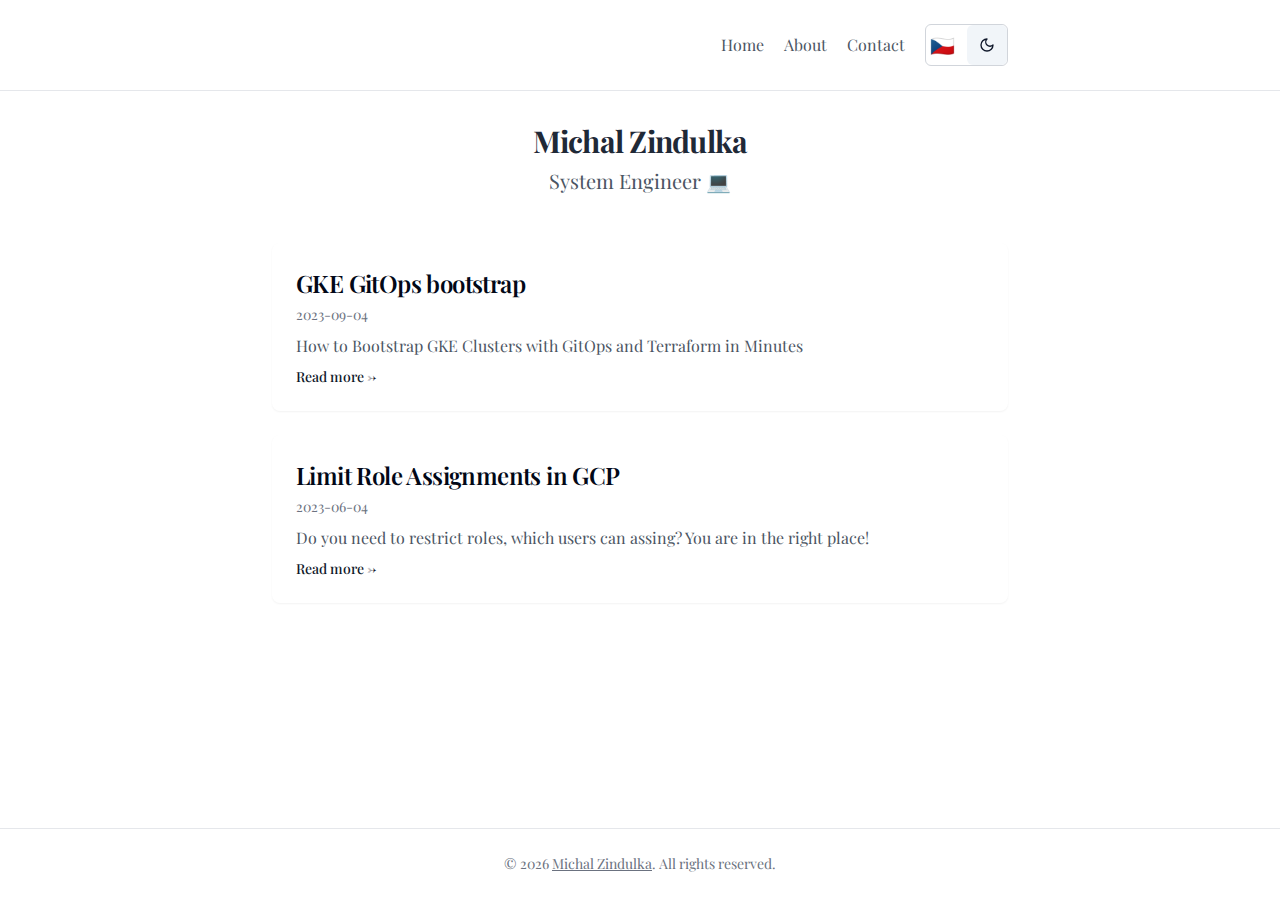
<file: index.html>
<!DOCTYPE html>
<html lang="en">
  <head>
    <meta charset="UTF-8" />
    <meta name="viewport" content="width=device-width, initial-scale=1.0" />
    <title>Personal Blog</title>
    <meta name="description" content="A simple bilingual blog with Markdown support" />
    <meta name="author" content="Personal Blog" />

    <meta property="og:title" content="Personal Blog" />
    <meta property="og:description" content="A simple bilingual blog with Markdown support" />
    <meta property="og:type" content="website" />
    <meta property="og:image" content="https://lovable.dev/opengraph-image-p98pqg.png" />

    <meta name="twitter:card" content="summary_large_image" />
    <meta name="twitter:site" content="@lovable_dev" />
    <meta name="twitter:image" content="https://lovable.dev/opengraph-image-p98pqg.png" />
    
    <link rel="stylesheet" href="https://fonts.googleapis.com/css2?family=Playfair+Display:ital,wght@0,400;0,500;0,600;0,700;0,800;1,400;1,500;1,600;1,700&display=swap">
    <script type="module" crossorigin src="/assets/main-BZlKBbva.js"></script>
    <link rel="stylesheet" crossorigin href="/assets/main-DXFYwXpm.css">
  </head>

  <body>
    <div id="root"></div>
    <!-- IMPORTANT: DO NOT REMOVE THIS SCRIPT TAG OR THIS VERY COMMENT! -->
    <script src="https://cdn.gpteng.co/gptengineer.js" type="module"></script>
  </body>
</html>
</file>
<file: assets/main-DXFYwXpm.css>
*,:before,:after{--tw-border-spacing-x: 0;--tw-border-spacing-y: 0;--tw-translate-x: 0;--tw-translate-y: 0;--tw-rotate: 0;--tw-skew-x: 0;--tw-skew-y: 0;--tw-scale-x: 1;--tw-scale-y: 1;--tw-pan-x: ;--tw-pan-y: ;--tw-pinch-zoom: ;--tw-scroll-snap-strictness: proximity;--tw-gradient-from-position: ;--tw-gradient-via-position: ;--tw-gradient-to-position: ;--tw-ordinal: ;--tw-slashed-zero: ;--tw-numeric-figure: ;--tw-numeric-spacing: ;--tw-numeric-fraction: ;--tw-ring-inset: ;--tw-ring-offset-width: 0px;--tw-ring-offset-color: #fff;--tw-ring-color: rgb(59 130 246 / .5);--tw-ring-offset-shadow: 0 0 #0000;--tw-ring-shadow: 0 0 #0000;--tw-shadow: 0 0 #0000;--tw-shadow-colored: 0 0 #0000;--tw-blur: ;--tw-brightness: ;--tw-contrast: ;--tw-grayscale: ;--tw-hue-rotate: ;--tw-invert: ;--tw-saturate: ;--tw-sepia: ;--tw-drop-shadow: ;--tw-backdrop-blur: ;--tw-backdrop-brightness: ;--tw-backdrop-contrast: ;--tw-backdrop-grayscale: ;--tw-backdrop-hue-rotate: ;--tw-backdrop-invert: ;--tw-backdrop-opacity: ;--tw-backdrop-saturate: ;--tw-backdrop-sepia: ;--tw-contain-size: ;--tw-contain-layout: ;--tw-contain-paint: ;--tw-contain-style: }::backdrop{--tw-border-spacing-x: 0;--tw-border-spacing-y: 0;--tw-translate-x: 0;--tw-translate-y: 0;--tw-rotate: 0;--tw-skew-x: 0;--tw-skew-y: 0;--tw-scale-x: 1;--tw-scale-y: 1;--tw-pan-x: ;--tw-pan-y: ;--tw-pinch-zoom: ;--tw-scroll-snap-strictness: proximity;--tw-gradient-from-position: ;--tw-gradient-via-position: ;--tw-gradient-to-position: ;--tw-ordinal: ;--tw-slashed-zero: ;--tw-numeric-figure: ;--tw-numeric-spacing: ;--tw-numeric-fraction: ;--tw-ring-inset: ;--tw-ring-offset-width: 0px;--tw-ring-offset-color: #fff;--tw-ring-color: rgb(59 130 246 / .5);--tw-ring-offset-shadow: 0 0 #0000;--tw-ring-shadow: 0 0 #0000;--tw-shadow: 0 0 #0000;--tw-shadow-colored: 0 0 #0000;--tw-blur: ;--tw-brightness: ;--tw-contrast: ;--tw-grayscale: ;--tw-hue-rotate: ;--tw-invert: ;--tw-saturate: ;--tw-sepia: ;--tw-drop-shadow: ;--tw-backdrop-blur: ;--tw-backdrop-brightness: ;--tw-backdrop-contrast: ;--tw-backdrop-grayscale: ;--tw-backdrop-hue-rotate: ;--tw-backdrop-invert: ;--tw-backdrop-opacity: ;--tw-backdrop-saturate: ;--tw-backdrop-sepia: ;--tw-contain-size: ;--tw-contain-layout: ;--tw-contain-paint: ;--tw-contain-style: }*,:before,:after{box-sizing:border-box;border-width:0;border-style:solid;border-color:#e5e7eb}:before,:after{--tw-content: ""}html,:host{line-height:1.5;-webkit-text-size-adjust:100%;-moz-tab-size:4;-o-tab-size:4;tab-size:4;font-family:ui-sans-serif,system-ui,sans-serif,"Apple Color Emoji","Segoe UI Emoji",Segoe UI Symbol,"Noto Color Emoji";font-feature-settings:normal;font-variation-settings:normal;-webkit-tap-highlight-color:transparent}body{margin:0;line-height:inherit}hr{height:0;color:inherit;border-top-width:1px}abbr:where([title]){-webkit-text-decoration:underline dotted;text-decoration:underline dotted}h1,h2,h3,h4,h5,h6{font-size:inherit;font-weight:inherit}a{color:inherit;text-decoration:inherit}b,strong{font-weight:bolder}code,kbd,samp,pre{font-family:ui-monospace,SFMono-Regular,Menlo,Monaco,Consolas,Liberation Mono,Courier New,monospace;font-feature-settings:normal;font-variation-settings:normal;font-size:1em}small{font-size:80%}sub,sup{font-size:75%;line-height:0;position:relative;vertical-align:baseline}sub{bottom:-.25em}sup{top:-.5em}table{text-indent:0;border-color:inherit;border-collapse:collapse}button,input,optgroup,select,textarea{font-family:inherit;font-feature-settings:inherit;font-variation-settings:inherit;font-size:100%;font-weight:inherit;line-height:inherit;letter-spacing:inherit;color:inherit;margin:0;padding:0}button,select{text-transform:none}button,input:where([type=button]),input:where([type=reset]),input:where([type=submit]){-webkit-appearance:button;background-color:transparent;background-image:none}:-moz-focusring{outline:auto}:-moz-ui-invalid{box-shadow:none}progress{vertical-align:baseline}::-webkit-inner-spin-button,::-webkit-outer-spin-button{height:auto}[type=search]{-webkit-appearance:textfield;outline-offset:-2px}::-webkit-search-decoration{-webkit-appearance:none}::-webkit-file-upload-button{-webkit-appearance:button;font:inherit}summary{display:list-item}blockquote,dl,dd,h1,h2,h3,h4,h5,h6,hr,figure,p,pre{margin:0}fieldset{margin:0;padding:0}legend{padding:0}ol,ul,menu{list-style:none;margin:0;padding:0}dialog{padding:0}textarea{resize:vertical}input::-moz-placeholder,textarea::-moz-placeholder{opacity:1;color:#9ca3af}input::placeholder,textarea::placeholder{opacity:1;color:#9ca3af}button,[role=button]{cursor:pointer}:disabled{cursor:default}img,svg,video,canvas,audio,iframe,embed,object{display:block;vertical-align:middle}img,video{max-width:100%;height:auto}[hidden]:where(:not([hidden=until-found])){display:none}:root{--background: 0 0% 100%;--foreground: 222.2 84% 4.9%;--card: 0 0% 100%;--card-foreground: 222.2 84% 4.9%;--popover: 0 0% 100%;--popover-foreground: 222.2 84% 4.9%;--primary: 222.2 47.4% 11.2%;--primary-foreground: 210 40% 98%;--secondary: 210 40% 96.1%;--secondary-foreground: 222.2 47.4% 11.2%;--muted: 210 40% 96.1%;--muted-foreground: 215.4 16.3% 46.9%;--accent: 210 40% 96.1%;--accent-foreground: 222.2 47.4% 11.2%;--destructive: 0 84.2% 60.2%;--destructive-foreground: 210 40% 98%;--border: 214.3 31.8% 91.4%;--input: 214.3 31.8% 91.4%;--ring: 222.2 84% 4.9%;--radius: .5rem;--sidebar-background: 0 0% 98%;--sidebar-foreground: 240 5.3% 26.1%;--sidebar-primary: 240 5.9% 10%;--sidebar-primary-foreground: 0 0% 98%;--sidebar-accent: 240 4.8% 95.9%;--sidebar-accent-foreground: 240 5.9% 10%;--sidebar-border: 220 13% 91%;--sidebar-ring: 217.2 91.2% 59.8%}.dark{--background: 0 0% 13%;--foreground: 210 40% 98%;--card: 0 0% 13%;--card-foreground: 210 40% 98%;--popover: 0 0% 13%;--popover-foreground: 210 40% 98%;--primary: 210 40% 98%;--primary-foreground: 222.2 47.4% 11.2%;--secondary: 0 0% 10%;--secondary-foreground: 210 40% 98%;--muted: 0 0% 10%;--muted-foreground: 215 20.2% 65.1%;--accent: 0 0% 10%;--accent-foreground: 210 40% 98%;--destructive: 0 62.8% 30.6%;--destructive-foreground: 210 40% 98%;--border: 0 0% 15%;--input: 0 0% 15%;--ring: 212.7 26.8% 83.9%;--sidebar-background: 0 0% 13%;--sidebar-foreground: 0 0% 95%;--sidebar-primary: 224.3 76.3% 48%;--sidebar-primary-foreground: 0 0% 100%;--sidebar-accent: 0 0% 10%;--sidebar-accent-foreground: 0 0% 95%;--sidebar-border: 0 0% 15%;--sidebar-ring: 217.2 91.2% 59.8%}*{border-color:hsl(var(--border))}body{background-color:hsl(var(--background));color:hsl(var(--foreground))}h1,h2,h3,h4,h5,h6{font-family:Playfair Display,Georgia,Cambria,Times New Roman,Times,serif;font-weight:700;letter-spacing:-.025em;font-family:Playfair Display,Georgia,Times New Roman,Times,serif}p{line-height:1.625}pre{overflow:auto;border-radius:calc(var(--radius) - 2px);padding:1rem}:not(.dark) pre{--tw-bg-opacity: 1;background-color:rgb(26 31 44 / var(--tw-bg-opacity, 1));--tw-text-opacity: 1;color:rgb(255 255 255 / var(--tw-text-opacity, 1))}:not(.dark) pre code{--tw-text-opacity: 1;color:rgb(255 255 255 / var(--tw-text-opacity, 1))}.prose pre{--tw-bg-opacity: 1;background-color:rgb(26 31 44 / var(--tw-bg-opacity, 1));--tw-text-opacity: 1;color:rgb(255 255 255 / var(--tw-text-opacity, 1))}.prose code{border-radius:.25rem;padding:.125rem .25rem}.prose :not(pre)>code{--tw-bg-opacity: 1;background-color:rgb(229 231 235 / var(--tw-bg-opacity, 1));--tw-text-opacity: 1;color:rgb(17 24 39 / var(--tw-text-opacity, 1))}.prose :not(pre)>code:is(.dark *){--tw-bg-opacity: 1;background-color:rgb(31 41 55 / var(--tw-bg-opacity, 1));--tw-text-opacity: 1;color:rgb(243 244 246 / var(--tw-text-opacity, 1))}.container{width:100%;margin-right:auto;margin-left:auto;padding-right:2rem;padding-left:2rem}@media (min-width: 1400px){.container{max-width:1400px}}.prose{color:hsl(var(--foreground));max-width:65ch}.prose :where(p):not(:where([class~=not-prose],[class~=not-prose] *)){margin-top:1.25em;margin-bottom:1.25em}.prose :where([class~=lead]):not(:where([class~=not-prose],[class~=not-prose] *)){color:var(--tw-prose-lead);font-size:1.25em;line-height:1.6;margin-top:1.2em;margin-bottom:1.2em}.prose :where(a):not(:where([class~=not-prose],[class~=not-prose] *)){color:hsl(var(--foreground));font-weight:500;text-decoration:underline}.prose :where(a):not(:where([class~=not-prose],[class~=not-prose] *)):hover{color:hsl(var(--primary))}.prose :where(strong):not(:where([class~=not-prose],[class~=not-prose] *)){color:var(--tw-prose-bold);font-weight:600}.prose :where(a strong):not(:where([class~=not-prose],[class~=not-prose] *)){color:inherit}.prose :where(blockquote strong):not(:where([class~=not-prose],[class~=not-prose] *)){color:inherit}.prose :where(thead th strong):not(:where([class~=not-prose],[class~=not-prose] *)){color:inherit}.prose :where(ol):not(:where([class~=not-prose],[class~=not-prose] *)){list-style-type:decimal;margin-top:1.25em;margin-bottom:1.25em;padding-inline-start:1.625em}.prose :where(ol[type=A]):not(:where([class~=not-prose],[class~=not-prose] *)){list-style-type:upper-alpha}.prose :where(ol[type=a]):not(:where([class~=not-prose],[class~=not-prose] *)){list-style-type:lower-alpha}.prose :where(ol[type=A s]):not(:where([class~=not-prose],[class~=not-prose] *)){list-style-type:upper-alpha}.prose :where(ol[type=a s]):not(:where([class~=not-prose],[class~=not-prose] *)){list-style-type:lower-alpha}.prose :where(ol[type=I]):not(:where([class~=not-prose],[class~=not-prose] *)){list-style-type:upper-roman}.prose :where(ol[type=i]):not(:where([class~=not-prose],[class~=not-prose] *)){list-style-type:lower-roman}.prose :where(ol[type=I s]):not(:where([class~=not-prose],[class~=not-prose] *)){list-style-type:upper-roman}.prose :where(ol[type=i s]):not(:where([class~=not-prose],[class~=not-prose] *)){list-style-type:lower-roman}.prose :where(ol[type="1"]):not(:where([class~=not-prose],[class~=not-prose] *)){list-style-type:decimal}.prose :where(ul):not(:where([class~=not-prose],[class~=not-prose] *)){list-style-type:disc;margin-top:1.25em;margin-bottom:1.25em;padding-inline-start:1.625em}.prose :where(ol>li):not(:where([class~=not-prose],[class~=not-prose] *))::marker{font-weight:400;color:var(--tw-prose-counters)}.prose :where(ul>li):not(:where([class~=not-prose],[class~=not-prose] *))::marker{color:var(--tw-prose-bullets)}.prose :where(dt):not(:where([class~=not-prose],[class~=not-prose] *)){color:var(--tw-prose-headings);font-weight:600;margin-top:1.25em}.prose :where(hr):not(:where([class~=not-prose],[class~=not-prose] *)){border-color:var(--tw-prose-hr);border-top-width:1px;margin-top:3em;margin-bottom:3em}.prose :where(blockquote):not(:where([class~=not-prose],[class~=not-prose] *)){font-weight:500;font-style:italic;color:hsl(var(--foreground));border-inline-start-width:.25rem;border-inline-start-color:var(--tw-prose-quote-borders);quotes:"“""”""‘""’";margin-top:1.6em;margin-bottom:1.6em;padding-inline-start:1em;border-left-color:hsl(var(--muted));font-family:Playfair Display,Georgia,Cambria,Times New Roman,Times,serif}.prose :where(blockquote p:first-of-type):not(:where([class~=not-prose],[class~=not-prose] *)):before{content:open-quote}.prose :where(blockquote p:last-of-type):not(:where([class~=not-prose],[class~=not-prose] *)):after{content:close-quote}.prose :where(h1):not(:where([class~=not-prose],[class~=not-prose] *)){color:hsl(var(--foreground));font-weight:800;font-size:2.25em;margin-top:0;margin-bottom:.8888889em;line-height:1.1111111;font-family:Playfair Display,Georgia,Cambria,Times New Roman,Times,serif}.prose :where(h1 strong):not(:where([class~=not-prose],[class~=not-prose] *)){font-weight:900;color:inherit}.prose :where(h2):not(:where([class~=not-prose],[class~=not-prose] *)){color:hsl(var(--foreground));font-weight:700;font-size:1.5em;margin-top:2em;margin-bottom:1em;line-height:1.3333333;font-family:Playfair Display,Georgia,Cambria,Times New Roman,Times,serif}.prose :where(h2 strong):not(:where([class~=not-prose],[class~=not-prose] *)){font-weight:800;color:inherit}.prose :where(h3):not(:where([class~=not-prose],[class~=not-prose] *)){color:hsl(var(--foreground));font-weight:600;font-size:1.25em;margin-top:1.6em;margin-bottom:.6em;line-height:1.6;font-family:Playfair Display,Georgia,Cambria,Times New Roman,Times,serif}.prose :where(h3 strong):not(:where([class~=not-prose],[class~=not-prose] *)){font-weight:700;color:inherit}.prose :where(h4):not(:where([class~=not-prose],[class~=not-prose] *)){color:hsl(var(--foreground));font-weight:600;margin-top:1.5em;margin-bottom:.5em;line-height:1.5;font-family:Playfair Display,Georgia,Cambria,Times New Roman,Times,serif}.prose :where(h4 strong):not(:where([class~=not-prose],[class~=not-prose] *)){font-weight:700;color:inherit}.prose :where(img):not(:where([class~=not-prose],[class~=not-prose] *)){margin-top:2em;margin-bottom:2em}.prose :where(picture):not(:where([class~=not-prose],[class~=not-prose] *)){display:block;margin-top:2em;margin-bottom:2em}.prose :where(video):not(:where([class~=not-prose],[class~=not-prose] *)){margin-top:2em;margin-bottom:2em}.prose :where(kbd):not(:where([class~=not-prose],[class~=not-prose] *)){font-weight:500;font-family:inherit;color:var(--tw-prose-kbd);box-shadow:0 0 0 1px rgb(var(--tw-prose-kbd-shadows) / 10%),0 3px rgb(var(--tw-prose-kbd-shadows) / 10%);font-size:.875em;border-radius:.3125rem;padding-top:.1875em;padding-inline-end:.375em;padding-bottom:.1875em;padding-inline-start:.375em}.prose :where(code):not(:where([class~=not-prose],[class~=not-prose] *)){color:hsl(var(--foreground));font-weight:600;font-size:.875em}.prose :where(code):not(:where([class~=not-prose],[class~=not-prose] *)):before{content:"`"}.prose :where(code):not(:where([class~=not-prose],[class~=not-prose] *)):after{content:"`"}.prose :where(a code):not(:where([class~=not-prose],[class~=not-prose] *)){color:inherit}.prose :where(h1 code):not(:where([class~=not-prose],[class~=not-prose] *)){color:inherit}.prose :where(h2 code):not(:where([class~=not-prose],[class~=not-prose] *)){color:inherit;font-size:.875em}.prose :where(h3 code):not(:where([class~=not-prose],[class~=not-prose] *)){color:inherit;font-size:.9em}.prose :where(h4 code):not(:where([class~=not-prose],[class~=not-prose] *)){color:inherit}.prose :where(blockquote code):not(:where([class~=not-prose],[class~=not-prose] *)){color:inherit}.prose :where(thead th code):not(:where([class~=not-prose],[class~=not-prose] *)){color:inherit}.prose :where(pre):not(:where([class~=not-prose],[class~=not-prose] *)){color:var(--tw-prose-pre-code);background-color:hsl(var(--muted));overflow-x:auto;font-weight:400;font-size:.875em;line-height:1.7142857;margin-top:1.7142857em;margin-bottom:1.7142857em;border-radius:.375rem;padding-top:.8571429em;padding-inline-end:1.1428571em;padding-bottom:.8571429em;padding-inline-start:1.1428571em}.prose :where(pre code):not(:where([class~=not-prose],[class~=not-prose] *)){background-color:#1a1f2c;border-width:0;border-radius:0;padding:0;font-weight:inherit;color:#fff;font-size:inherit;font-family:inherit;line-height:inherit}.prose :where(pre code):not(:where([class~=not-prose],[class~=not-prose] *)):before{content:none}.prose :where(pre code):not(:where([class~=not-prose],[class~=not-prose] *)):after{content:none}.prose :where(table):not(:where([class~=not-prose],[class~=not-prose] *)){width:100%;table-layout:auto;margin-top:2em;margin-bottom:2em;font-size:.875em;line-height:1.7142857}.prose :where(thead):not(:where([class~=not-prose],[class~=not-prose] *)){border-bottom-width:1px;border-bottom-color:var(--tw-prose-th-borders)}.prose :where(thead th):not(:where([class~=not-prose],[class~=not-prose] *)){color:var(--tw-prose-headings);font-weight:600;vertical-align:bottom;padding-inline-end:.5714286em;padding-bottom:.5714286em;padding-inline-start:.5714286em}.prose :where(tbody tr):not(:where([class~=not-prose],[class~=not-prose] *)){border-bottom-width:1px;border-bottom-color:var(--tw-prose-td-borders)}.prose :where(tbody tr:last-child):not(:where([class~=not-prose],[class~=not-prose] *)){border-bottom-width:0}.prose :where(tbody td):not(:where([class~=not-prose],[class~=not-prose] *)){vertical-align:baseline}.prose :where(tfoot):not(:where([class~=not-prose],[class~=not-prose] *)){border-top-width:1px;border-top-color:var(--tw-prose-th-borders)}.prose :where(tfoot td):not(:where([class~=not-prose],[class~=not-prose] *)){vertical-align:top}.prose :where(th,td):not(:where([class~=not-prose],[class~=not-prose] *)){text-align:start}.prose :where(figure>*):not(:where([class~=not-prose],[class~=not-prose] *)){margin-top:0;margin-bottom:0}.prose :where(figcaption):not(:where([class~=not-prose],[class~=not-prose] *)){color:var(--tw-prose-captions);font-size:.875em;line-height:1.4285714;margin-top:.8571429em}.prose{--tw-prose-body: #374151;--tw-prose-headings: #111827;--tw-prose-lead: #4b5563;--tw-prose-links: #111827;--tw-prose-bold: #111827;--tw-prose-counters: #6b7280;--tw-prose-bullets: #d1d5db;--tw-prose-hr: #e5e7eb;--tw-prose-quotes: #111827;--tw-prose-quote-borders: #e5e7eb;--tw-prose-captions: #6b7280;--tw-prose-kbd: #111827;--tw-prose-kbd-shadows: 17 24 39;--tw-prose-code: #111827;--tw-prose-pre-code: #e5e7eb;--tw-prose-pre-bg: #1f2937;--tw-prose-th-borders: #d1d5db;--tw-prose-td-borders: #e5e7eb;--tw-prose-invert-body: #d1d5db;--tw-prose-invert-headings: #fff;--tw-prose-invert-lead: #9ca3af;--tw-prose-invert-links: #fff;--tw-prose-invert-bold: #fff;--tw-prose-invert-counters: #9ca3af;--tw-prose-invert-bullets: #4b5563;--tw-prose-invert-hr: #374151;--tw-prose-invert-quotes: #f3f4f6;--tw-prose-invert-quote-borders: #374151;--tw-prose-invert-captions: #9ca3af;--tw-prose-invert-kbd: #fff;--tw-prose-invert-kbd-shadows: 255 255 255;--tw-prose-invert-code: #fff;--tw-prose-invert-pre-code: #d1d5db;--tw-prose-invert-pre-bg: rgb(0 0 0 / 50%);--tw-prose-invert-th-borders: #4b5563;--tw-prose-invert-td-borders: #374151;font-size:1rem;line-height:1.75}.prose :where(picture>img):not(:where([class~=not-prose],[class~=not-prose] *)){margin-top:0;margin-bottom:0}.prose :where(li):not(:where([class~=not-prose],[class~=not-prose] *)){margin-top:.5em;margin-bottom:.5em}.prose :where(ol>li):not(:where([class~=not-prose],[class~=not-prose] *)){padding-inline-start:.375em}.prose :where(ul>li):not(:where([class~=not-prose],[class~=not-prose] *)){padding-inline-start:.375em}.prose :where(.prose>ul>li p):not(:where([class~=not-prose],[class~=not-prose] *)){margin-top:.75em;margin-bottom:.75em}.prose :where(.prose>ul>li>p:first-child):not(:where([class~=not-prose],[class~=not-prose] *)){margin-top:1.25em}.prose :where(.prose>ul>li>p:last-child):not(:where([class~=not-prose],[class~=not-prose] *)){margin-bottom:1.25em}.prose :where(.prose>ol>li>p:first-child):not(:where([class~=not-prose],[class~=not-prose] *)){margin-top:1.25em}.prose :where(.prose>ol>li>p:last-child):not(:where([class~=not-prose],[class~=not-prose] *)){margin-bottom:1.25em}.prose :where(ul ul,ul ol,ol ul,ol ol):not(:where([class~=not-prose],[class~=not-prose] *)){margin-top:.75em;margin-bottom:.75em}.prose :where(dl):not(:where([class~=not-prose],[class~=not-prose] *)){margin-top:1.25em;margin-bottom:1.25em}.prose :where(dd):not(:where([class~=not-prose],[class~=not-prose] *)){margin-top:.5em;padding-inline-start:1.625em}.prose :where(hr+*):not(:where([class~=not-prose],[class~=not-prose] *)){margin-top:0}.prose :where(h2+*):not(:where([class~=not-prose],[class~=not-prose] *)){margin-top:0}.prose :where(h3+*):not(:where([class~=not-prose],[class~=not-prose] *)){margin-top:0}.prose :where(h4+*):not(:where([class~=not-prose],[class~=not-prose] *)){margin-top:0}.prose :where(thead th:first-child):not(:where([class~=not-prose],[class~=not-prose] *)){padding-inline-start:0}.prose :where(thead th:last-child):not(:where([class~=not-prose],[class~=not-prose] *)){padding-inline-end:0}.prose :where(tbody td,tfoot td):not(:where([class~=not-prose],[class~=not-prose] *)){padding-top:.5714286em;padding-inline-end:.5714286em;padding-bottom:.5714286em;padding-inline-start:.5714286em}.prose :where(tbody td:first-child,tfoot td:first-child):not(:where([class~=not-prose],[class~=not-prose] *)){padding-inline-start:0}.prose :where(tbody td:last-child,tfoot td:last-child):not(:where([class~=not-prose],[class~=not-prose] *)){padding-inline-end:0}.prose :where(figure):not(:where([class~=not-prose],[class~=not-prose] *)){margin-top:2em;margin-bottom:2em}.prose :where(.prose>:first-child):not(:where([class~=not-prose],[class~=not-prose] *)){margin-top:0}.prose :where(.prose>:last-child):not(:where([class~=not-prose],[class~=not-prose] *)){margin-bottom:0}.prose :where(h5):not(:where([class~=not-prose],[class~=not-prose] *)){color:hsl(var(--foreground));font-family:Playfair Display,Georgia,Cambria,Times New Roman,Times,serif}.prose :where(h6):not(:where([class~=not-prose],[class~=not-prose] *)){color:hsl(var(--foreground));font-family:Playfair Display,Georgia,Cambria,Times New Roman,Times,serif}.prose :where(.light pre):not(:where([class~=not-prose],[class~=not-prose] *)){background-color:#1a1f2c;color:#fff}.prose :where(.light pre code):not(:where([class~=not-prose],[class~=not-prose] *)){color:#fff}.prose-lg{font-size:1.125rem;line-height:1.7777778}.prose-lg :where(p):not(:where([class~=not-prose],[class~=not-prose] *)){margin-top:1.3333333em;margin-bottom:1.3333333em}.prose-lg :where([class~=lead]):not(:where([class~=not-prose],[class~=not-prose] *)){font-size:1.2222222em;line-height:1.4545455;margin-top:1.0909091em;margin-bottom:1.0909091em}.prose-lg :where(blockquote):not(:where([class~=not-prose],[class~=not-prose] *)){margin-top:1.6666667em;margin-bottom:1.6666667em;padding-inline-start:1em}.prose-lg :where(h1):not(:where([class~=not-prose],[class~=not-prose] *)){font-size:2.6666667em;margin-top:0;margin-bottom:.8333333em;line-height:1}.prose-lg :where(h2):not(:where([class~=not-prose],[class~=not-prose] *)){font-size:1.6666667em;margin-top:1.8666667em;margin-bottom:1.0666667em;line-height:1.3333333}.prose-lg :where(h3):not(:where([class~=not-prose],[class~=not-prose] *)){font-size:1.3333333em;margin-top:1.6666667em;margin-bottom:.6666667em;line-height:1.5}.prose-lg :where(h4):not(:where([class~=not-prose],[class~=not-prose] *)){margin-top:1.7777778em;margin-bottom:.4444444em;line-height:1.5555556}.prose-lg :where(img):not(:where([class~=not-prose],[class~=not-prose] *)){margin-top:1.7777778em;margin-bottom:1.7777778em}.prose-lg :where(picture):not(:where([class~=not-prose],[class~=not-prose] *)){margin-top:1.7777778em;margin-bottom:1.7777778em}.prose-lg :where(picture>img):not(:where([class~=not-prose],[class~=not-prose] *)){margin-top:0;margin-bottom:0}.prose-lg :where(video):not(:where([class~=not-prose],[class~=not-prose] *)){margin-top:1.7777778em;margin-bottom:1.7777778em}.prose-lg :where(kbd):not(:where([class~=not-prose],[class~=not-prose] *)){font-size:.8888889em;border-radius:.3125rem;padding-top:.2222222em;padding-inline-end:.4444444em;padding-bottom:.2222222em;padding-inline-start:.4444444em}.prose-lg :where(code):not(:where([class~=not-prose],[class~=not-prose] *)){font-size:.8888889em}.prose-lg :where(h2 code):not(:where([class~=not-prose],[class~=not-prose] *)){font-size:.8666667em}.prose-lg :where(h3 code):not(:where([class~=not-prose],[class~=not-prose] *)){font-size:.875em}.prose-lg :where(pre):not(:where([class~=not-prose],[class~=not-prose] *)){font-size:.8888889em;line-height:1.75;margin-top:2em;margin-bottom:2em;border-radius:.375rem;padding-top:1em;padding-inline-end:1.5em;padding-bottom:1em;padding-inline-start:1.5em}.prose-lg :where(ol):not(:where([class~=not-prose],[class~=not-prose] *)){margin-top:1.3333333em;margin-bottom:1.3333333em;padding-inline-start:1.5555556em}.prose-lg :where(ul):not(:where([class~=not-prose],[class~=not-prose] *)){margin-top:1.3333333em;margin-bottom:1.3333333em;padding-inline-start:1.5555556em}.prose-lg :where(li):not(:where([class~=not-prose],[class~=not-prose] *)){margin-top:.6666667em;margin-bottom:.6666667em}.prose-lg :where(ol>li):not(:where([class~=not-prose],[class~=not-prose] *)){padding-inline-start:.4444444em}.prose-lg :where(ul>li):not(:where([class~=not-prose],[class~=not-prose] *)){padding-inline-start:.4444444em}.prose-lg :where(.prose-lg>ul>li p):not(:where([class~=not-prose],[class~=not-prose] *)){margin-top:.8888889em;margin-bottom:.8888889em}.prose-lg :where(.prose-lg>ul>li>p:first-child):not(:where([class~=not-prose],[class~=not-prose] *)){margin-top:1.3333333em}.prose-lg :where(.prose-lg>ul>li>p:last-child):not(:where([class~=not-prose],[class~=not-prose] *)){margin-bottom:1.3333333em}.prose-lg :where(.prose-lg>ol>li>p:first-child):not(:where([class~=not-prose],[class~=not-prose] *)){margin-top:1.3333333em}.prose-lg :where(.prose-lg>ol>li>p:last-child):not(:where([class~=not-prose],[class~=not-prose] *)){margin-bottom:1.3333333em}.prose-lg :where(ul ul,ul ol,ol ul,ol ol):not(:where([class~=not-prose],[class~=not-prose] *)){margin-top:.8888889em;margin-bottom:.8888889em}.prose-lg :where(dl):not(:where([class~=not-prose],[class~=not-prose] *)){margin-top:1.3333333em;margin-bottom:1.3333333em}.prose-lg :where(dt):not(:where([class~=not-prose],[class~=not-prose] *)){margin-top:1.3333333em}.prose-lg :where(dd):not(:where([class~=not-prose],[class~=not-prose] *)){margin-top:.6666667em;padding-inline-start:1.5555556em}.prose-lg :where(hr):not(:where([class~=not-prose],[class~=not-prose] *)){margin-top:3.1111111em;margin-bottom:3.1111111em}.prose-lg :where(hr+*):not(:where([class~=not-prose],[class~=not-prose] *)){margin-top:0}.prose-lg :where(h2+*):not(:where([class~=not-prose],[class~=not-prose] *)){margin-top:0}.prose-lg :where(h3+*):not(:where([class~=not-prose],[class~=not-prose] *)){margin-top:0}.prose-lg :where(h4+*):not(:where([class~=not-prose],[class~=not-prose] *)){margin-top:0}.prose-lg :where(table):not(:where([class~=not-prose],[class~=not-prose] *)){font-size:.8888889em;line-height:1.5}.prose-lg :where(thead th):not(:where([class~=not-prose],[class~=not-prose] *)){padding-inline-end:.75em;padding-bottom:.75em;padding-inline-start:.75em}.prose-lg :where(thead th:first-child):not(:where([class~=not-prose],[class~=not-prose] *)){padding-inline-start:0}.prose-lg :where(thead th:last-child):not(:where([class~=not-prose],[class~=not-prose] *)){padding-inline-end:0}.prose-lg :where(tbody td,tfoot td):not(:where([class~=not-prose],[class~=not-prose] *)){padding-top:.75em;padding-inline-end:.75em;padding-bottom:.75em;padding-inline-start:.75em}.prose-lg :where(tbody td:first-child,tfoot td:first-child):not(:where([class~=not-prose],[class~=not-prose] *)){padding-inline-start:0}.prose-lg :where(tbody td:last-child,tfoot td:last-child):not(:where([class~=not-prose],[class~=not-prose] *)){padding-inline-end:0}.prose-lg :where(figure):not(:where([class~=not-prose],[class~=not-prose] *)){margin-top:1.7777778em;margin-bottom:1.7777778em}.prose-lg :where(figure>*):not(:where([class~=not-prose],[class~=not-prose] *)){margin-top:0;margin-bottom:0}.prose-lg :where(figcaption):not(:where([class~=not-prose],[class~=not-prose] *)){font-size:.8888889em;line-height:1.5;margin-top:1em}.prose-lg :where(.prose-lg>:first-child):not(:where([class~=not-prose],[class~=not-prose] *)){margin-top:0}.prose-lg :where(.prose-lg>:last-child):not(:where([class~=not-prose],[class~=not-prose] *)){margin-bottom:0}.sr-only{position:absolute;width:1px;height:1px;padding:0;margin:-1px;overflow:hidden;clip:rect(0,0,0,0);white-space:nowrap;border-width:0}.pointer-events-none{pointer-events:none}.pointer-events-auto{pointer-events:auto}.visible{visibility:visible}.invisible{visibility:hidden}.fixed{position:fixed}.absolute{position:absolute}.relative{position:relative}.inset-0{top:0;right:0;bottom:0;left:0}.inset-x-0{left:0;right:0}.inset-y-0{top:0;bottom:0}.-bottom-12{bottom:-3rem}.-left-12{left:-3rem}.-right-12{right:-3rem}.-top-12{top:-3rem}.bottom-0{bottom:0}.left-0{left:0}.left-1{left:.25rem}.left-1\/2{left:50%}.left-2{left:.5rem}.left-\[50\%\]{left:50%}.right-0{right:0}.right-1{right:.25rem}.right-2{right:.5rem}.right-3{right:.75rem}.right-4{right:1rem}.top-0{top:0}.top-1\.5{top:.375rem}.top-1\/2{top:50%}.top-2{top:.5rem}.top-3\.5{top:.875rem}.top-4{top:1rem}.top-\[1px\]{top:1px}.top-\[50\%\]{top:50%}.top-\[60\%\]{top:60%}.top-full{top:100%}.z-10{z-index:10}.z-20{z-index:20}.z-50{z-index:50}.z-\[100\]{z-index:100}.z-\[1\]{z-index:1}.-mx-1{margin-left:-.25rem;margin-right:-.25rem}.mx-2{margin-left:.5rem;margin-right:.5rem}.mx-3\.5{margin-left:.875rem;margin-right:.875rem}.mx-auto{margin-left:auto;margin-right:auto}.my-0\.5{margin-top:.125rem;margin-bottom:.125rem}.my-1{margin-top:.25rem;margin-bottom:.25rem}.-ml-2{margin-left:-.5rem}.-ml-4{margin-left:-1rem}.-mt-4{margin-top:-1rem}.mb-1{margin-bottom:.25rem}.mb-12{margin-bottom:3rem}.mb-2{margin-bottom:.5rem}.mb-4{margin-bottom:1rem}.mb-6{margin-bottom:1.5rem}.mb-8{margin-bottom:2rem}.ml-1{margin-left:.25rem}.ml-2{margin-left:.5rem}.ml-auto{margin-left:auto}.mr-2{margin-right:.5rem}.mt-1\.5{margin-top:.375rem}.mt-2{margin-top:.5rem}.mt-24{margin-top:6rem}.mt-4{margin-top:1rem}.mt-auto{margin-top:auto}.block{display:block}.flex{display:flex}.inline-flex{display:inline-flex}.table{display:table}.grid{display:grid}.hidden{display:none}.aspect-square{aspect-ratio:1 / 1}.aspect-video{aspect-ratio:16 / 9}.size-4{width:1rem;height:1rem}.h-1\.5{height:.375rem}.h-10{height:2.5rem}.h-11{height:2.75rem}.h-12{height:3rem}.h-2{height:.5rem}.h-2\.5{height:.625rem}.h-3{height:.75rem}.h-3\.5{height:.875rem}.h-4{height:1rem}.h-5{height:1.25rem}.h-6{height:1.5rem}.h-7{height:1.75rem}.h-8{height:2rem}.h-9{height:2.25rem}.h-\[1px\]{height:1px}.h-\[var\(--radix-navigation-menu-viewport-height\)\]{height:var(--radix-navigation-menu-viewport-height)}.h-\[var\(--radix-select-trigger-height\)\]{height:var(--radix-select-trigger-height)}.h-auto{height:auto}.h-full{height:100%}.h-px{height:1px}.h-svh{height:100svh}.max-h-96{max-height:24rem}.max-h-\[300px\]{max-height:300px}.max-h-screen{max-height:100vh}.min-h-0{min-height:0px}.min-h-\[150px\]{min-height:150px}.min-h-\[80px\]{min-height:80px}.min-h-screen{min-height:100vh}.min-h-svh{min-height:100svh}.w-0{width:0px}.w-1{width:.25rem}.w-10{width:2.5rem}.w-11{width:2.75rem}.w-2{width:.5rem}.w-2\.5{width:.625rem}.w-3{width:.75rem}.w-3\.5{width:.875rem}.w-3\/4{width:75%}.w-4{width:1rem}.w-5{width:1.25rem}.w-64{width:16rem}.w-7{width:1.75rem}.w-72{width:18rem}.w-8{width:2rem}.w-9{width:2.25rem}.w-\[--sidebar-width\]{width:var(--sidebar-width)}.w-\[100px\]{width:100px}.w-\[1px\]{width:1px}.w-auto{width:auto}.w-full{width:100%}.w-max{width:-moz-max-content;width:max-content}.w-px{width:1px}.min-w-0{min-width:0px}.min-w-5{min-width:1.25rem}.min-w-\[12rem\]{min-width:12rem}.min-w-\[8rem\]{min-width:8rem}.min-w-\[var\(--radix-select-trigger-width\)\]{min-width:var(--radix-select-trigger-width)}.max-w-3xl{max-width:48rem}.max-w-\[--skeleton-width\]{max-width:var(--skeleton-width)}.max-w-lg{max-width:32rem}.max-w-max{max-width:-moz-max-content;max-width:max-content}.max-w-none{max-width:none}.flex-1{flex:1 1 0%}.shrink-0{flex-shrink:0}.flex-grow,.grow{flex-grow:1}.grow-0{flex-grow:0}.basis-full{flex-basis:100%}.caption-bottom{caption-side:bottom}.border-collapse{border-collapse:collapse}.-translate-x-1\/2{--tw-translate-x: -50%;transform:translate(var(--tw-translate-x),var(--tw-translate-y)) rotate(var(--tw-rotate)) skew(var(--tw-skew-x)) skewY(var(--tw-skew-y)) scaleX(var(--tw-scale-x)) scaleY(var(--tw-scale-y))}.-translate-x-px{--tw-translate-x: -1px;transform:translate(var(--tw-translate-x),var(--tw-translate-y)) rotate(var(--tw-rotate)) skew(var(--tw-skew-x)) skewY(var(--tw-skew-y)) scaleX(var(--tw-scale-x)) scaleY(var(--tw-scale-y))}.-translate-y-1\/2{--tw-translate-y: -50%;transform:translate(var(--tw-translate-x),var(--tw-translate-y)) rotate(var(--tw-rotate)) skew(var(--tw-skew-x)) skewY(var(--tw-skew-y)) scaleX(var(--tw-scale-x)) scaleY(var(--tw-scale-y))}.translate-x-\[-50\%\]{--tw-translate-x: -50%;transform:translate(var(--tw-translate-x),var(--tw-translate-y)) rotate(var(--tw-rotate)) skew(var(--tw-skew-x)) skewY(var(--tw-skew-y)) scaleX(var(--tw-scale-x)) scaleY(var(--tw-scale-y))}.translate-x-px{--tw-translate-x: 1px;transform:translate(var(--tw-translate-x),var(--tw-translate-y)) rotate(var(--tw-rotate)) skew(var(--tw-skew-x)) skewY(var(--tw-skew-y)) scaleX(var(--tw-scale-x)) scaleY(var(--tw-scale-y))}.translate-y-\[-50\%\]{--tw-translate-y: -50%;transform:translate(var(--tw-translate-x),var(--tw-translate-y)) rotate(var(--tw-rotate)) skew(var(--tw-skew-x)) skewY(var(--tw-skew-y)) scaleX(var(--tw-scale-x)) scaleY(var(--tw-scale-y))}.rotate-45{--tw-rotate: 45deg;transform:translate(var(--tw-translate-x),var(--tw-translate-y)) rotate(var(--tw-rotate)) skew(var(--tw-skew-x)) skewY(var(--tw-skew-y)) scaleX(var(--tw-scale-x)) scaleY(var(--tw-scale-y))}.rotate-90{--tw-rotate: 90deg;transform:translate(var(--tw-translate-x),var(--tw-translate-y)) rotate(var(--tw-rotate)) skew(var(--tw-skew-x)) skewY(var(--tw-skew-y)) scaleX(var(--tw-scale-x)) scaleY(var(--tw-scale-y))}.transform{transform:translate(var(--tw-translate-x),var(--tw-translate-y)) rotate(var(--tw-rotate)) skew(var(--tw-skew-x)) skewY(var(--tw-skew-y)) scaleX(var(--tw-scale-x)) scaleY(var(--tw-scale-y))}@keyframes pulse{50%{opacity:.5}}.animate-pulse{animation:pulse 2s cubic-bezier(.4,0,.6,1) infinite}.cursor-default{cursor:default}.cursor-pointer{cursor:pointer}.touch-none{touch-action:none}.select-none{-webkit-user-select:none;-moz-user-select:none;user-select:none}.list-none{list-style-type:none}.flex-row{flex-direction:row}.flex-col{flex-direction:column}.flex-col-reverse{flex-direction:column-reverse}.flex-wrap{flex-wrap:wrap}.items-start{align-items:flex-start}.items-end{align-items:flex-end}.items-center{align-items:center}.items-stretch{align-items:stretch}.justify-center{justify-content:center}.justify-between{justify-content:space-between}.gap-1{gap:.25rem}.gap-1\.5{gap:.375rem}.gap-2{gap:.5rem}.gap-4{gap:1rem}.space-x-1>:not([hidden])~:not([hidden]){--tw-space-x-reverse: 0;margin-right:calc(.25rem * var(--tw-space-x-reverse));margin-left:calc(.25rem * calc(1 - var(--tw-space-x-reverse)))}.space-x-4>:not([hidden])~:not([hidden]){--tw-space-x-reverse: 0;margin-right:calc(1rem * var(--tw-space-x-reverse));margin-left:calc(1rem * calc(1 - var(--tw-space-x-reverse)))}.space-x-5>:not([hidden])~:not([hidden]){--tw-space-x-reverse: 0;margin-right:calc(1.25rem * var(--tw-space-x-reverse));margin-left:calc(1.25rem * calc(1 - var(--tw-space-x-reverse)))}.space-y-1>:not([hidden])~:not([hidden]){--tw-space-y-reverse: 0;margin-top:calc(.25rem * calc(1 - var(--tw-space-y-reverse)));margin-bottom:calc(.25rem * var(--tw-space-y-reverse))}.space-y-1\.5>:not([hidden])~:not([hidden]){--tw-space-y-reverse: 0;margin-top:calc(.375rem * calc(1 - var(--tw-space-y-reverse)));margin-bottom:calc(.375rem * var(--tw-space-y-reverse))}.space-y-2>:not([hidden])~:not([hidden]){--tw-space-y-reverse: 0;margin-top:calc(.5rem * calc(1 - var(--tw-space-y-reverse)));margin-bottom:calc(.5rem * var(--tw-space-y-reverse))}.space-y-4>:not([hidden])~:not([hidden]){--tw-space-y-reverse: 0;margin-top:calc(1rem * calc(1 - var(--tw-space-y-reverse)));margin-bottom:calc(1rem * var(--tw-space-y-reverse))}.space-y-6>:not([hidden])~:not([hidden]){--tw-space-y-reverse: 0;margin-top:calc(1.5rem * calc(1 - var(--tw-space-y-reverse)));margin-bottom:calc(1.5rem * var(--tw-space-y-reverse))}.overflow-auto{overflow:auto}.overflow-hidden{overflow:hidden}.overflow-y-auto{overflow-y:auto}.overflow-x-hidden{overflow-x:hidden}.whitespace-nowrap{white-space:nowrap}.break-words{overflow-wrap:break-word}.rounded-\[2px\]{border-radius:2px}.rounded-\[inherit\]{border-radius:inherit}.rounded-full{border-radius:9999px}.rounded-lg{border-radius:var(--radius)}.rounded-md{border-radius:calc(var(--radius) - 2px)}.rounded-sm{border-radius:calc(var(--radius) - 4px)}.rounded-t-\[10px\]{border-top-left-radius:10px;border-top-right-radius:10px}.rounded-tl-sm{border-top-left-radius:calc(var(--radius) - 4px)}.border{border-width:1px}.border-2{border-width:2px}.border-\[1\.5px\]{border-width:1.5px}.border-y{border-top-width:1px;border-bottom-width:1px}.border-b{border-bottom-width:1px}.border-l{border-left-width:1px}.border-r{border-right-width:1px}.border-t{border-top-width:1px}.border-dashed{border-style:dashed}.border-none{border-style:none}.border-\[--color-border\]{border-color:var(--color-border)}.border-border{border-color:hsl(var(--border))}.border-border\/50{border-color:hsl(var(--border) / .5)}.border-destructive{border-color:hsl(var(--destructive))}.border-destructive\/50{border-color:hsl(var(--destructive) / .5)}.border-gray-200{--tw-border-opacity: 1;border-color:rgb(229 231 235 / var(--tw-border-opacity, 1))}.border-gray-300{--tw-border-opacity: 1;border-color:rgb(209 213 219 / var(--tw-border-opacity, 1))}.border-input{border-color:hsl(var(--input))}.border-primary{border-color:hsl(var(--primary))}.border-sidebar-border{border-color:hsl(var(--sidebar-border))}.border-transparent{border-color:transparent}.border-l-transparent{border-left-color:transparent}.border-t-transparent{border-top-color:transparent}.bg-\[--color-bg\]{background-color:var(--color-bg)}.bg-accent{background-color:hsl(var(--accent))}.bg-background{background-color:hsl(var(--background))}.bg-black\/80{background-color:#000c}.bg-border{background-color:hsl(var(--border))}.bg-card{background-color:hsl(var(--card))}.bg-destructive{background-color:hsl(var(--destructive))}.bg-foreground{background-color:hsl(var(--foreground))}.bg-muted{background-color:hsl(var(--muted))}.bg-muted\/50{background-color:hsl(var(--muted) / .5)}.bg-popover{background-color:hsl(var(--popover))}.bg-primary{background-color:hsl(var(--primary))}.bg-secondary{background-color:hsl(var(--secondary))}.bg-sidebar{background-color:hsl(var(--sidebar-background))}.bg-sidebar-border{background-color:hsl(var(--sidebar-border))}.bg-transparent{background-color:transparent}.bg-white{--tw-bg-opacity: 1;background-color:rgb(255 255 255 / var(--tw-bg-opacity, 1))}.fill-current{fill:currentColor}.p-0{padding:0}.p-1{padding:.25rem}.p-2{padding:.5rem}.p-3{padding:.75rem}.p-4{padding:1rem}.p-6{padding:1.5rem}.p-\[1px\]{padding:1px}.px-1{padding-left:.25rem;padding-right:.25rem}.px-2{padding-left:.5rem;padding-right:.5rem}.px-2\.5{padding-left:.625rem;padding-right:.625rem}.px-3{padding-left:.75rem;padding-right:.75rem}.px-4{padding-left:1rem;padding-right:1rem}.px-5{padding-left:1.25rem;padding-right:1.25rem}.px-8{padding-left:2rem;padding-right:2rem}.py-0\.5{padding-top:.125rem;padding-bottom:.125rem}.py-1{padding-top:.25rem;padding-bottom:.25rem}.py-1\.5{padding-top:.375rem;padding-bottom:.375rem}.py-2{padding-top:.5rem;padding-bottom:.5rem}.py-3{padding-top:.75rem;padding-bottom:.75rem}.py-4{padding-top:1rem;padding-bottom:1rem}.py-6{padding-top:1.5rem;padding-bottom:1.5rem}.py-8{padding-top:2rem;padding-bottom:2rem}.pb-2{padding-bottom:.5rem}.pb-3{padding-bottom:.75rem}.pb-4{padding-bottom:1rem}.pl-0{padding-left:0}.pl-2\.5{padding-left:.625rem}.pl-4{padding-left:1rem}.pl-8{padding-left:2rem}.pr-2{padding-right:.5rem}.pr-2\.5{padding-right:.625rem}.pr-8{padding-right:2rem}.pt-0{padding-top:0}.pt-1{padding-top:.25rem}.pt-3{padding-top:.75rem}.pt-4{padding-top:1rem}.text-left{text-align:left}.text-center{text-align:center}.align-middle{vertical-align:middle}.font-mono{font-family:ui-monospace,SFMono-Regular,Menlo,Monaco,Consolas,Liberation Mono,Courier New,monospace}.font-serif{font-family:Playfair Display,Georgia,Cambria,Times New Roman,Times,serif}.text-2xl{font-size:1.5rem;line-height:2rem}.text-3xl{font-size:1.875rem;line-height:2.25rem}.text-4xl{font-size:2.25rem;line-height:2.5rem}.text-\[0\.8rem\]{font-size:.8rem}.text-base{font-size:1rem;line-height:1.5rem}.text-lg{font-size:1.125rem;line-height:1.75rem}.text-sm{font-size:.875rem;line-height:1.25rem}.text-xl{font-size:1.25rem;line-height:1.75rem}.text-xs{font-size:.75rem;line-height:1rem}.font-bold{font-weight:700}.font-medium{font-weight:500}.font-normal{font-weight:400}.font-semibold{font-weight:600}.tabular-nums{--tw-numeric-spacing: tabular-nums;font-variant-numeric:var(--tw-ordinal) var(--tw-slashed-zero) var(--tw-numeric-figure) var(--tw-numeric-spacing) var(--tw-numeric-fraction)}.leading-none{line-height:1}.tracking-tight{letter-spacing:-.025em}.tracking-widest{letter-spacing:.1em}.text-accent-foreground{color:hsl(var(--accent-foreground))}.text-card-foreground{color:hsl(var(--card-foreground))}.text-current{color:currentColor}.text-destructive{color:hsl(var(--destructive))}.text-destructive-foreground{color:hsl(var(--destructive-foreground))}.text-foreground{color:hsl(var(--foreground))}.text-foreground\/50{color:hsl(var(--foreground) / .5)}.text-gray-500{--tw-text-opacity: 1;color:rgb(107 114 128 / var(--tw-text-opacity, 1))}.text-gray-600{--tw-text-opacity: 1;color:rgb(75 85 99 / var(--tw-text-opacity, 1))}.text-gray-800{--tw-text-opacity: 1;color:rgb(31 41 55 / var(--tw-text-opacity, 1))}.text-muted-foreground{color:hsl(var(--muted-foreground))}.text-popover-foreground{color:hsl(var(--popover-foreground))}.text-primary{color:hsl(var(--primary))}.text-primary-foreground{color:hsl(var(--primary-foreground))}.text-secondary-foreground{color:hsl(var(--secondary-foreground))}.text-sidebar-foreground{color:hsl(var(--sidebar-foreground))}.text-sidebar-foreground\/70{color:hsl(var(--sidebar-foreground) / .7)}.underline{text-decoration-line:underline}.underline-offset-4{text-underline-offset:4px}.opacity-0{opacity:0}.opacity-50{opacity:.5}.opacity-60{opacity:.6}.opacity-70{opacity:.7}.opacity-90{opacity:.9}.shadow-\[0_0_0_1px_hsl\(var\(--sidebar-border\)\)\]{--tw-shadow: 0 0 0 1px hsl(var(--sidebar-border));--tw-shadow-colored: 0 0 0 1px var(--tw-shadow-color);box-shadow:var(--tw-ring-offset-shadow, 0 0 #0000),var(--tw-ring-shadow, 0 0 #0000),var(--tw-shadow)}.shadow-lg{--tw-shadow: 0 10px 15px -3px rgb(0 0 0 / .1), 0 4px 6px -4px rgb(0 0 0 / .1);--tw-shadow-colored: 0 10px 15px -3px var(--tw-shadow-color), 0 4px 6px -4px var(--tw-shadow-color);box-shadow:var(--tw-ring-offset-shadow, 0 0 #0000),var(--tw-ring-shadow, 0 0 #0000),var(--tw-shadow)}.shadow-md{--tw-shadow: 0 4px 6px -1px rgb(0 0 0 / .1), 0 2px 4px -2px rgb(0 0 0 / .1);--tw-shadow-colored: 0 4px 6px -1px var(--tw-shadow-color), 0 2px 4px -2px var(--tw-shadow-color);box-shadow:var(--tw-ring-offset-shadow, 0 0 #0000),var(--tw-ring-shadow, 0 0 #0000),var(--tw-shadow)}.shadow-none{--tw-shadow: 0 0 #0000;--tw-shadow-colored: 0 0 #0000;box-shadow:var(--tw-ring-offset-shadow, 0 0 #0000),var(--tw-ring-shadow, 0 0 #0000),var(--tw-shadow)}.shadow-sm{--tw-shadow: 0 1px 2px 0 rgb(0 0 0 / .05);--tw-shadow-colored: 0 1px 2px 0 var(--tw-shadow-color);box-shadow:var(--tw-ring-offset-shadow, 0 0 #0000),var(--tw-ring-shadow, 0 0 #0000),var(--tw-shadow)}.shadow-xl{--tw-shadow: 0 20px 25px -5px rgb(0 0 0 / .1), 0 8px 10px -6px rgb(0 0 0 / .1);--tw-shadow-colored: 0 20px 25px -5px var(--tw-shadow-color), 0 8px 10px -6px var(--tw-shadow-color);box-shadow:var(--tw-ring-offset-shadow, 0 0 #0000),var(--tw-ring-shadow, 0 0 #0000),var(--tw-shadow)}.outline-none{outline:2px solid transparent;outline-offset:2px}.outline{outline-style:solid}.ring-0{--tw-ring-offset-shadow: var(--tw-ring-inset) 0 0 0 var(--tw-ring-offset-width) var(--tw-ring-offset-color);--tw-ring-shadow: var(--tw-ring-inset) 0 0 0 calc(0px + var(--tw-ring-offset-width)) var(--tw-ring-color);box-shadow:var(--tw-ring-offset-shadow),var(--tw-ring-shadow),var(--tw-shadow, 0 0 #0000)}.ring-2{--tw-ring-offset-shadow: var(--tw-ring-inset) 0 0 0 var(--tw-ring-offset-width) var(--tw-ring-offset-color);--tw-ring-shadow: var(--tw-ring-inset) 0 0 0 calc(2px + var(--tw-ring-offset-width)) var(--tw-ring-color);box-shadow:var(--tw-ring-offset-shadow),var(--tw-ring-shadow),var(--tw-shadow, 0 0 #0000)}.ring-ring{--tw-ring-color: hsl(var(--ring))}.ring-sidebar-ring{--tw-ring-color: hsl(var(--sidebar-ring))}.ring-offset-background{--tw-ring-offset-color: hsl(var(--background))}.filter{filter:var(--tw-blur) var(--tw-brightness) var(--tw-contrast) var(--tw-grayscale) var(--tw-hue-rotate) var(--tw-invert) var(--tw-saturate) var(--tw-sepia) var(--tw-drop-shadow)}.transition{transition-property:color,background-color,border-color,text-decoration-color,fill,stroke,opacity,box-shadow,transform,filter,-webkit-backdrop-filter;transition-property:color,background-color,border-color,text-decoration-color,fill,stroke,opacity,box-shadow,transform,filter,backdrop-filter;transition-property:color,background-color,border-color,text-decoration-color,fill,stroke,opacity,box-shadow,transform,filter,backdrop-filter,-webkit-backdrop-filter;transition-timing-function:cubic-bezier(.4,0,.2,1);transition-duration:.15s}.transition-\[left\,right\,width\]{transition-property:left,right,width;transition-timing-function:cubic-bezier(.4,0,.2,1);transition-duration:.15s}.transition-\[margin\,opa\]{transition-property:margin,opa;transition-timing-function:cubic-bezier(.4,0,.2,1);transition-duration:.15s}.transition-\[width\,height\,padding\]{transition-property:width,height,padding;transition-timing-function:cubic-bezier(.4,0,.2,1);transition-duration:.15s}.transition-\[width\]{transition-property:width;transition-timing-function:cubic-bezier(.4,0,.2,1);transition-duration:.15s}.transition-all{transition-property:all;transition-timing-function:cubic-bezier(.4,0,.2,1);transition-duration:.15s}.transition-colors{transition-property:color,background-color,border-color,text-decoration-color,fill,stroke;transition-timing-function:cubic-bezier(.4,0,.2,1);transition-duration:.15s}.transition-opacity{transition-property:opacity;transition-timing-function:cubic-bezier(.4,0,.2,1);transition-duration:.15s}.transition-shadow{transition-property:box-shadow;transition-timing-function:cubic-bezier(.4,0,.2,1);transition-duration:.15s}.transition-transform{transition-property:transform;transition-timing-function:cubic-bezier(.4,0,.2,1);transition-duration:.15s}.duration-1000{transition-duration:1s}.duration-200{transition-duration:.2s}.ease-in-out{transition-timing-function:cubic-bezier(.4,0,.2,1)}.ease-linear{transition-timing-function:linear}@keyframes enter{0%{opacity:var(--tw-enter-opacity, 1);transform:translate3d(var(--tw-enter-translate-x, 0),var(--tw-enter-translate-y, 0),0) scale3d(var(--tw-enter-scale, 1),var(--tw-enter-scale, 1),var(--tw-enter-scale, 1)) rotate(var(--tw-enter-rotate, 0))}}@keyframes exit{to{opacity:var(--tw-exit-opacity, 1);transform:translate3d(var(--tw-exit-translate-x, 0),var(--tw-exit-translate-y, 0),0) scale3d(var(--tw-exit-scale, 1),var(--tw-exit-scale, 1),var(--tw-exit-scale, 1)) rotate(var(--tw-exit-rotate, 0))}}.animate-in{animation-name:enter;animation-duration:.15s;--tw-enter-opacity: initial;--tw-enter-scale: initial;--tw-enter-rotate: initial;--tw-enter-translate-x: initial;--tw-enter-translate-y: initial}.fade-in-0{--tw-enter-opacity: 0}.fade-in-80{--tw-enter-opacity: .8}.zoom-in-95{--tw-enter-scale: .95}.duration-1000{animation-duration:1s}.duration-200{animation-duration:.2s}.ease-in-out{animation-timing-function:cubic-bezier(.4,0,.2,1)}.ease-linear{animation-timing-function:linear}.font-serif{font-family:Playfair Display,Georgia,Times New Roman,Times,serif}.dark\:prose-invert:is(.dark *){--tw-prose-body: var(--tw-prose-invert-body);--tw-prose-headings: var(--tw-prose-invert-headings);--tw-prose-lead: var(--tw-prose-invert-lead);--tw-prose-links: var(--tw-prose-invert-links);--tw-prose-bold: var(--tw-prose-invert-bold);--tw-prose-counters: var(--tw-prose-invert-counters);--tw-prose-bullets: var(--tw-prose-invert-bullets);--tw-prose-hr: var(--tw-prose-invert-hr);--tw-prose-quotes: var(--tw-prose-invert-quotes);--tw-prose-quote-borders: var(--tw-prose-invert-quote-borders);--tw-prose-captions: var(--tw-prose-invert-captions);--tw-prose-kbd: var(--tw-prose-invert-kbd);--tw-prose-kbd-shadows: var(--tw-prose-invert-kbd-shadows);--tw-prose-code: var(--tw-prose-invert-code);--tw-prose-pre-code: var(--tw-prose-invert-pre-code);--tw-prose-pre-bg: var(--tw-prose-invert-pre-bg);--tw-prose-th-borders: var(--tw-prose-invert-th-borders);--tw-prose-td-borders: var(--tw-prose-invert-td-borders)}.file\:border-0::file-selector-button{border-width:0px}.file\:bg-transparent::file-selector-button{background-color:transparent}.file\:text-sm::file-selector-button{font-size:.875rem;line-height:1.25rem}.file\:font-medium::file-selector-button{font-weight:500}.file\:text-foreground::file-selector-button{color:hsl(var(--foreground))}.placeholder\:text-muted-foreground::-moz-placeholder{color:hsl(var(--muted-foreground))}.placeholder\:text-muted-foreground::placeholder{color:hsl(var(--muted-foreground))}.after\:absolute:after{content:var(--tw-content);position:absolute}.after\:-inset-2:after{content:var(--tw-content);top:-.5rem;right:-.5rem;bottom:-.5rem;left:-.5rem}.after\:inset-y-0:after{content:var(--tw-content);top:0;bottom:0}.after\:left-1\/2:after{content:var(--tw-content);left:50%}.after\:w-1:after{content:var(--tw-content);width:.25rem}.after\:w-\[2px\]:after{content:var(--tw-content);width:2px}.after\:-translate-x-1\/2:after{content:var(--tw-content);--tw-translate-x: -50%;transform:translate(var(--tw-translate-x),var(--tw-translate-y)) rotate(var(--tw-rotate)) skew(var(--tw-skew-x)) skewY(var(--tw-skew-y)) scaleX(var(--tw-scale-x)) scaleY(var(--tw-scale-y))}.first\:rounded-l-md:first-child{border-top-left-radius:calc(var(--radius) - 2px);border-bottom-left-radius:calc(var(--radius) - 2px)}.first\:border-l:first-child{border-left-width:1px}.last\:rounded-r-md:last-child{border-top-right-radius:calc(var(--radius) - 2px);border-bottom-right-radius:calc(var(--radius) - 2px)}.focus-within\:relative:focus-within{position:relative}.focus-within\:z-20:focus-within{z-index:20}.hover\:bg-accent:hover{background-color:hsl(var(--accent))}.hover\:bg-destructive\/80:hover{background-color:hsl(var(--destructive) / .8)}.hover\:bg-destructive\/90:hover{background-color:hsl(var(--destructive) / .9)}.hover\:bg-muted:hover{background-color:hsl(var(--muted))}.hover\:bg-muted\/50:hover{background-color:hsl(var(--muted) / .5)}.hover\:bg-primary:hover{background-color:hsl(var(--primary))}.hover\:bg-primary\/80:hover{background-color:hsl(var(--primary) / .8)}.hover\:bg-primary\/90:hover{background-color:hsl(var(--primary) / .9)}.hover\:bg-secondary:hover{background-color:hsl(var(--secondary))}.hover\:bg-secondary\/80:hover{background-color:hsl(var(--secondary) / .8)}.hover\:bg-sidebar-accent:hover{background-color:hsl(var(--sidebar-accent))}.hover\:text-accent-foreground:hover{color:hsl(var(--accent-foreground))}.hover\:text-foreground:hover{color:hsl(var(--foreground))}.hover\:text-gray-600:hover{--tw-text-opacity: 1;color:rgb(75 85 99 / var(--tw-text-opacity, 1))}.hover\:text-gray-700:hover{--tw-text-opacity: 1;color:rgb(55 65 81 / var(--tw-text-opacity, 1))}.hover\:text-gray-900:hover{--tw-text-opacity: 1;color:rgb(17 24 39 / var(--tw-text-opacity, 1))}.hover\:text-muted-foreground:hover{color:hsl(var(--muted-foreground))}.hover\:text-primary-foreground:hover{color:hsl(var(--primary-foreground))}.hover\:text-sidebar-accent-foreground:hover{color:hsl(var(--sidebar-accent-foreground))}.hover\:underline:hover{text-decoration-line:underline}.hover\:opacity-100:hover{opacity:1}.hover\:shadow-\[0_0_0_1px_hsl\(var\(--sidebar-accent\)\)\]:hover{--tw-shadow: 0 0 0 1px hsl(var(--sidebar-accent));--tw-shadow-colored: 0 0 0 1px var(--tw-shadow-color);box-shadow:var(--tw-ring-offset-shadow, 0 0 #0000),var(--tw-ring-shadow, 0 0 #0000),var(--tw-shadow)}.hover\:shadow-md:hover{--tw-shadow: 0 4px 6px -1px rgb(0 0 0 / .1), 0 2px 4px -2px rgb(0 0 0 / .1);--tw-shadow-colored: 0 4px 6px -1px var(--tw-shadow-color), 0 2px 4px -2px var(--tw-shadow-color);box-shadow:var(--tw-ring-offset-shadow, 0 0 #0000),var(--tw-ring-shadow, 0 0 #0000),var(--tw-shadow)}.hover\:after\:bg-sidebar-border:hover:after{content:var(--tw-content);background-color:hsl(var(--sidebar-border))}.focus\:bg-accent:focus{background-color:hsl(var(--accent))}.focus\:bg-primary:focus{background-color:hsl(var(--primary))}.focus\:text-accent-foreground:focus{color:hsl(var(--accent-foreground))}.focus\:text-primary-foreground:focus{color:hsl(var(--primary-foreground))}.focus\:opacity-100:focus{opacity:1}.focus\:outline-none:focus{outline:2px solid transparent;outline-offset:2px}.focus\:ring-2:focus{--tw-ring-offset-shadow: var(--tw-ring-inset) 0 0 0 var(--tw-ring-offset-width) var(--tw-ring-offset-color);--tw-ring-shadow: var(--tw-ring-inset) 0 0 0 calc(2px + var(--tw-ring-offset-width)) var(--tw-ring-color);box-shadow:var(--tw-ring-offset-shadow),var(--tw-ring-shadow),var(--tw-shadow, 0 0 #0000)}.focus\:ring-ring:focus{--tw-ring-color: hsl(var(--ring))}.focus\:ring-offset-2:focus{--tw-ring-offset-width: 2px}.focus-visible\:outline-none:focus-visible{outline:2px solid transparent;outline-offset:2px}.focus-visible\:ring-1:focus-visible{--tw-ring-offset-shadow: var(--tw-ring-inset) 0 0 0 var(--tw-ring-offset-width) var(--tw-ring-offset-color);--tw-ring-shadow: var(--tw-ring-inset) 0 0 0 calc(1px + var(--tw-ring-offset-width)) var(--tw-ring-color);box-shadow:var(--tw-ring-offset-shadow),var(--tw-ring-shadow),var(--tw-shadow, 0 0 #0000)}.focus-visible\:ring-2:focus-visible{--tw-ring-offset-shadow: var(--tw-ring-inset) 0 0 0 var(--tw-ring-offset-width) var(--tw-ring-offset-color);--tw-ring-shadow: var(--tw-ring-inset) 0 0 0 calc(2px + var(--tw-ring-offset-width)) var(--tw-ring-color);box-shadow:var(--tw-ring-offset-shadow),var(--tw-ring-shadow),var(--tw-shadow, 0 0 #0000)}.focus-visible\:ring-ring:focus-visible{--tw-ring-color: hsl(var(--ring))}.focus-visible\:ring-sidebar-ring:focus-visible{--tw-ring-color: hsl(var(--sidebar-ring))}.focus-visible\:ring-offset-1:focus-visible{--tw-ring-offset-width: 1px}.focus-visible\:ring-offset-2:focus-visible{--tw-ring-offset-width: 2px}.focus-visible\:ring-offset-background:focus-visible{--tw-ring-offset-color: hsl(var(--background))}.active\:bg-sidebar-accent:active{background-color:hsl(var(--sidebar-accent))}.active\:text-sidebar-accent-foreground:active{color:hsl(var(--sidebar-accent-foreground))}.disabled\:pointer-events-none:disabled{pointer-events:none}.disabled\:cursor-not-allowed:disabled{cursor:not-allowed}.disabled\:opacity-50:disabled{opacity:.5}.group\/menu-item:focus-within .group-focus-within\/menu-item\:opacity-100{opacity:1}.group\/menu-item:hover .group-hover\/menu-item\:opacity-100,.group:hover .group-hover\:opacity-100{opacity:1}.group.destructive .group-\[\.destructive\]\:border-muted\/40{border-color:hsl(var(--muted) / .4)}.group.toaster .group-\[\.toaster\]\:border-border{border-color:hsl(var(--border))}.group.toast .group-\[\.toast\]\:bg-muted{background-color:hsl(var(--muted))}.group.toast .group-\[\.toast\]\:bg-primary{background-color:hsl(var(--primary))}.group.toaster .group-\[\.toaster\]\:bg-background{background-color:hsl(var(--background))}.group.destructive .group-\[\.destructive\]\:text-red-300{--tw-text-opacity: 1;color:rgb(252 165 165 / var(--tw-text-opacity, 1))}.group.toast .group-\[\.toast\]\:text-muted-foreground{color:hsl(var(--muted-foreground))}.group.toast .group-\[\.toast\]\:text-primary-foreground{color:hsl(var(--primary-foreground))}.group.toaster .group-\[\.toaster\]\:text-foreground{color:hsl(var(--foreground))}.group.toaster .group-\[\.toaster\]\:shadow-lg{--tw-shadow: 0 10px 15px -3px rgb(0 0 0 / .1), 0 4px 6px -4px rgb(0 0 0 / .1);--tw-shadow-colored: 0 10px 15px -3px var(--tw-shadow-color), 0 4px 6px -4px var(--tw-shadow-color);box-shadow:var(--tw-ring-offset-shadow, 0 0 #0000),var(--tw-ring-shadow, 0 0 #0000),var(--tw-shadow)}.group.destructive .group-\[\.destructive\]\:hover\:border-destructive\/30:hover{border-color:hsl(var(--destructive) / .3)}.group.destructive .group-\[\.destructive\]\:hover\:bg-destructive:hover{background-color:hsl(var(--destructive))}.group.destructive .group-\[\.destructive\]\:hover\:text-destructive-foreground:hover{color:hsl(var(--destructive-foreground))}.group.destructive .group-\[\.destructive\]\:hover\:text-red-50:hover{--tw-text-opacity: 1;color:rgb(254 242 242 / var(--tw-text-opacity, 1))}.group.destructive .group-\[\.destructive\]\:focus\:ring-destructive:focus{--tw-ring-color: hsl(var(--destructive))}.group.destructive .group-\[\.destructive\]\:focus\:ring-red-400:focus{--tw-ring-opacity: 1;--tw-ring-color: rgb(248 113 113 / var(--tw-ring-opacity, 1))}.group.destructive .group-\[\.destructive\]\:focus\:ring-offset-red-600:focus{--tw-ring-offset-color: #dc2626}.peer\/menu-button:hover~.peer-hover\/menu-button\:text-sidebar-accent-foreground{color:hsl(var(--sidebar-accent-foreground))}.peer:disabled~.peer-disabled\:cursor-not-allowed{cursor:not-allowed}.peer:disabled~.peer-disabled\:opacity-70{opacity:.7}.has-\[\[data-variant\=inset\]\]\:bg-sidebar:has([data-variant=inset]){background-color:hsl(var(--sidebar-background))}.has-\[\:disabled\]\:opacity-50:has(:disabled){opacity:.5}.group\/menu-item:has([data-sidebar=menu-action]) .group-has-\[\[data-sidebar\=menu-action\]\]\/menu-item\:pr-8{padding-right:2rem}.aria-disabled\:pointer-events-none[aria-disabled=true]{pointer-events:none}.aria-disabled\:opacity-50[aria-disabled=true]{opacity:.5}.aria-selected\:bg-accent[aria-selected=true]{background-color:hsl(var(--accent))}.aria-selected\:bg-accent\/50[aria-selected=true]{background-color:hsl(var(--accent) / .5)}.aria-selected\:text-accent-foreground[aria-selected=true]{color:hsl(var(--accent-foreground))}.aria-selected\:text-muted-foreground[aria-selected=true]{color:hsl(var(--muted-foreground))}.aria-selected\:opacity-100[aria-selected=true]{opacity:1}.aria-selected\:opacity-30[aria-selected=true]{opacity:.3}.data-\[disabled\=true\]\:pointer-events-none[data-disabled=true],.data-\[disabled\]\:pointer-events-none[data-disabled]{pointer-events:none}.data-\[panel-group-direction\=vertical\]\:h-px[data-panel-group-direction=vertical]{height:1px}.data-\[panel-group-direction\=vertical\]\:w-full[data-panel-group-direction=vertical]{width:100%}.data-\[side\=bottom\]\:translate-y-1[data-side=bottom]{--tw-translate-y: .25rem;transform:translate(var(--tw-translate-x),var(--tw-translate-y)) rotate(var(--tw-rotate)) skew(var(--tw-skew-x)) skewY(var(--tw-skew-y)) scaleX(var(--tw-scale-x)) scaleY(var(--tw-scale-y))}.data-\[side\=left\]\:-translate-x-1[data-side=left]{--tw-translate-x: -.25rem;transform:translate(var(--tw-translate-x),var(--tw-translate-y)) rotate(var(--tw-rotate)) skew(var(--tw-skew-x)) skewY(var(--tw-skew-y)) scaleX(var(--tw-scale-x)) scaleY(var(--tw-scale-y))}.data-\[side\=right\]\:translate-x-1[data-side=right]{--tw-translate-x: .25rem;transform:translate(var(--tw-translate-x),var(--tw-translate-y)) rotate(var(--tw-rotate)) skew(var(--tw-skew-x)) skewY(var(--tw-skew-y)) scaleX(var(--tw-scale-x)) scaleY(var(--tw-scale-y))}.data-\[side\=top\]\:-translate-y-1[data-side=top]{--tw-translate-y: -.25rem;transform:translate(var(--tw-translate-x),var(--tw-translate-y)) rotate(var(--tw-rotate)) skew(var(--tw-skew-x)) skewY(var(--tw-skew-y)) scaleX(var(--tw-scale-x)) scaleY(var(--tw-scale-y))}.data-\[state\=checked\]\:translate-x-5[data-state=checked]{--tw-translate-x: 1.25rem;transform:translate(var(--tw-translate-x),var(--tw-translate-y)) rotate(var(--tw-rotate)) skew(var(--tw-skew-x)) skewY(var(--tw-skew-y)) scaleX(var(--tw-scale-x)) scaleY(var(--tw-scale-y))}.data-\[state\=unchecked\]\:translate-x-0[data-state=unchecked],.data-\[swipe\=cancel\]\:translate-x-0[data-swipe=cancel]{--tw-translate-x: 0px;transform:translate(var(--tw-translate-x),var(--tw-translate-y)) rotate(var(--tw-rotate)) skew(var(--tw-skew-x)) skewY(var(--tw-skew-y)) scaleX(var(--tw-scale-x)) scaleY(var(--tw-scale-y))}.data-\[swipe\=end\]\:translate-x-\[var\(--radix-toast-swipe-end-x\)\][data-swipe=end]{--tw-translate-x: var(--radix-toast-swipe-end-x);transform:translate(var(--tw-translate-x),var(--tw-translate-y)) rotate(var(--tw-rotate)) skew(var(--tw-skew-x)) skewY(var(--tw-skew-y)) scaleX(var(--tw-scale-x)) scaleY(var(--tw-scale-y))}.data-\[swipe\=move\]\:translate-x-\[var\(--radix-toast-swipe-move-x\)\][data-swipe=move]{--tw-translate-x: var(--radix-toast-swipe-move-x);transform:translate(var(--tw-translate-x),var(--tw-translate-y)) rotate(var(--tw-rotate)) skew(var(--tw-skew-x)) skewY(var(--tw-skew-y)) scaleX(var(--tw-scale-x)) scaleY(var(--tw-scale-y))}@keyframes accordion-up{0%{height:var(--radix-accordion-content-height)}to{height:0}}.data-\[state\=closed\]\:animate-accordion-up[data-state=closed]{animation:accordion-up .2s ease-out}@keyframes accordion-down{0%{height:0}to{height:var(--radix-accordion-content-height)}}.data-\[state\=open\]\:animate-accordion-down[data-state=open]{animation:accordion-down .2s ease-out}.data-\[panel-group-direction\=vertical\]\:flex-col[data-panel-group-direction=vertical]{flex-direction:column}.data-\[active\=true\]\:bg-sidebar-accent[data-active=true]{background-color:hsl(var(--sidebar-accent))}.data-\[active\]\:bg-accent\/50[data-active]{background-color:hsl(var(--accent) / .5)}.data-\[selected\=\'true\'\]\:bg-accent[data-selected=true]{background-color:hsl(var(--accent))}.data-\[state\=active\]\:bg-background[data-state=active]{background-color:hsl(var(--background))}.data-\[state\=checked\]\:bg-primary[data-state=checked]{background-color:hsl(var(--primary))}.data-\[state\=on\]\:bg-accent[data-state=on],.data-\[state\=open\]\:bg-accent[data-state=open]{background-color:hsl(var(--accent))}.data-\[state\=open\]\:bg-accent\/50[data-state=open]{background-color:hsl(var(--accent) / .5)}.data-\[state\=open\]\:bg-secondary[data-state=open]{background-color:hsl(var(--secondary))}.data-\[state\=selected\]\:bg-muted[data-state=selected]{background-color:hsl(var(--muted))}.data-\[state\=unchecked\]\:bg-input[data-state=unchecked]{background-color:hsl(var(--input))}.data-\[active\=true\]\:font-medium[data-active=true]{font-weight:500}.data-\[active\=true\]\:text-sidebar-accent-foreground[data-active=true]{color:hsl(var(--sidebar-accent-foreground))}.data-\[selected\=true\]\:text-accent-foreground[data-selected=true]{color:hsl(var(--accent-foreground))}.data-\[state\=active\]\:text-foreground[data-state=active]{color:hsl(var(--foreground))}.data-\[state\=checked\]\:text-primary-foreground[data-state=checked]{color:hsl(var(--primary-foreground))}.data-\[state\=on\]\:text-accent-foreground[data-state=on],.data-\[state\=open\]\:text-accent-foreground[data-state=open]{color:hsl(var(--accent-foreground))}.data-\[state\=open\]\:text-muted-foreground[data-state=open]{color:hsl(var(--muted-foreground))}.data-\[disabled\=true\]\:opacity-50[data-disabled=true],.data-\[disabled\]\:opacity-50[data-disabled]{opacity:.5}.data-\[state\=open\]\:opacity-100[data-state=open]{opacity:1}.data-\[state\=active\]\:shadow-sm[data-state=active]{--tw-shadow: 0 1px 2px 0 rgb(0 0 0 / .05);--tw-shadow-colored: 0 1px 2px 0 var(--tw-shadow-color);box-shadow:var(--tw-ring-offset-shadow, 0 0 #0000),var(--tw-ring-shadow, 0 0 #0000),var(--tw-shadow)}.data-\[swipe\=move\]\:transition-none[data-swipe=move]{transition-property:none}.data-\[state\=closed\]\:duration-300[data-state=closed]{transition-duration:.3s}.data-\[state\=open\]\:duration-500[data-state=open]{transition-duration:.5s}.data-\[motion\^\=from-\]\:animate-in[data-motion^=from-],.data-\[state\=open\]\:animate-in[data-state=open],.data-\[state\=visible\]\:animate-in[data-state=visible]{animation-name:enter;animation-duration:.15s;--tw-enter-opacity: initial;--tw-enter-scale: initial;--tw-enter-rotate: initial;--tw-enter-translate-x: initial;--tw-enter-translate-y: initial}.data-\[motion\^\=to-\]\:animate-out[data-motion^=to-],.data-\[state\=closed\]\:animate-out[data-state=closed],.data-\[state\=hidden\]\:animate-out[data-state=hidden],.data-\[swipe\=end\]\:animate-out[data-swipe=end]{animation-name:exit;animation-duration:.15s;--tw-exit-opacity: initial;--tw-exit-scale: initial;--tw-exit-rotate: initial;--tw-exit-translate-x: initial;--tw-exit-translate-y: initial}.data-\[motion\^\=from-\]\:fade-in[data-motion^=from-]{--tw-enter-opacity: 0}.data-\[motion\^\=to-\]\:fade-out[data-motion^=to-],.data-\[state\=closed\]\:fade-out-0[data-state=closed]{--tw-exit-opacity: 0}.data-\[state\=closed\]\:fade-out-80[data-state=closed]{--tw-exit-opacity: .8}.data-\[state\=hidden\]\:fade-out[data-state=hidden]{--tw-exit-opacity: 0}.data-\[state\=open\]\:fade-in-0[data-state=open],.data-\[state\=visible\]\:fade-in[data-state=visible]{--tw-enter-opacity: 0}.data-\[state\=closed\]\:zoom-out-95[data-state=closed]{--tw-exit-scale: .95}.data-\[state\=open\]\:zoom-in-90[data-state=open]{--tw-enter-scale: .9}.data-\[state\=open\]\:zoom-in-95[data-state=open]{--tw-enter-scale: .95}.data-\[motion\=from-end\]\:slide-in-from-right-52[data-motion=from-end]{--tw-enter-translate-x: 13rem}.data-\[motion\=from-start\]\:slide-in-from-left-52[data-motion=from-start]{--tw-enter-translate-x: -13rem}.data-\[motion\=to-end\]\:slide-out-to-right-52[data-motion=to-end]{--tw-exit-translate-x: 13rem}.data-\[motion\=to-start\]\:slide-out-to-left-52[data-motion=to-start]{--tw-exit-translate-x: -13rem}.data-\[side\=bottom\]\:slide-in-from-top-2[data-side=bottom]{--tw-enter-translate-y: -.5rem}.data-\[side\=left\]\:slide-in-from-right-2[data-side=left]{--tw-enter-translate-x: .5rem}.data-\[side\=right\]\:slide-in-from-left-2[data-side=right]{--tw-enter-translate-x: -.5rem}.data-\[side\=top\]\:slide-in-from-bottom-2[data-side=top]{--tw-enter-translate-y: .5rem}.data-\[state\=closed\]\:slide-out-to-bottom[data-state=closed]{--tw-exit-translate-y: 100%}.data-\[state\=closed\]\:slide-out-to-left[data-state=closed]{--tw-exit-translate-x: -100%}.data-\[state\=closed\]\:slide-out-to-left-1\/2[data-state=closed]{--tw-exit-translate-x: -50%}.data-\[state\=closed\]\:slide-out-to-right[data-state=closed],.data-\[state\=closed\]\:slide-out-to-right-full[data-state=closed]{--tw-exit-translate-x: 100%}.data-\[state\=closed\]\:slide-out-to-top[data-state=closed]{--tw-exit-translate-y: -100%}.data-\[state\=closed\]\:slide-out-to-top-\[48\%\][data-state=closed]{--tw-exit-translate-y: -48%}.data-\[state\=open\]\:slide-in-from-bottom[data-state=open]{--tw-enter-translate-y: 100%}.data-\[state\=open\]\:slide-in-from-left[data-state=open]{--tw-enter-translate-x: -100%}.data-\[state\=open\]\:slide-in-from-left-1\/2[data-state=open]{--tw-enter-translate-x: -50%}.data-\[state\=open\]\:slide-in-from-right[data-state=open]{--tw-enter-translate-x: 100%}.data-\[state\=open\]\:slide-in-from-top[data-state=open]{--tw-enter-translate-y: -100%}.data-\[state\=open\]\:slide-in-from-top-\[48\%\][data-state=open]{--tw-enter-translate-y: -48%}.data-\[state\=open\]\:slide-in-from-top-full[data-state=open]{--tw-enter-translate-y: -100%}.data-\[state\=closed\]\:duration-300[data-state=closed]{animation-duration:.3s}.data-\[state\=open\]\:duration-500[data-state=open]{animation-duration:.5s}.data-\[panel-group-direction\=vertical\]\:after\:left-0[data-panel-group-direction=vertical]:after{content:var(--tw-content);left:0}.data-\[panel-group-direction\=vertical\]\:after\:h-1[data-panel-group-direction=vertical]:after{content:var(--tw-content);height:.25rem}.data-\[panel-group-direction\=vertical\]\:after\:w-full[data-panel-group-direction=vertical]:after{content:var(--tw-content);width:100%}.data-\[panel-group-direction\=vertical\]\:after\:-translate-y-1\/2[data-panel-group-direction=vertical]:after{content:var(--tw-content);--tw-translate-y: -50%;transform:translate(var(--tw-translate-x),var(--tw-translate-y)) rotate(var(--tw-rotate)) skew(var(--tw-skew-x)) skewY(var(--tw-skew-y)) scaleX(var(--tw-scale-x)) scaleY(var(--tw-scale-y))}.data-\[panel-group-direction\=vertical\]\:after\:translate-x-0[data-panel-group-direction=vertical]:after{content:var(--tw-content);--tw-translate-x: 0px;transform:translate(var(--tw-translate-x),var(--tw-translate-y)) rotate(var(--tw-rotate)) skew(var(--tw-skew-x)) skewY(var(--tw-skew-y)) scaleX(var(--tw-scale-x)) scaleY(var(--tw-scale-y))}.data-\[state\=open\]\:hover\:bg-sidebar-accent:hover[data-state=open]{background-color:hsl(var(--sidebar-accent))}.data-\[state\=open\]\:hover\:text-sidebar-accent-foreground:hover[data-state=open]{color:hsl(var(--sidebar-accent-foreground))}.group[data-collapsible=offcanvas] .group-data-\[collapsible\=offcanvas\]\:left-\[calc\(var\(--sidebar-width\)\*-1\)\]{left:calc(var(--sidebar-width) * -1)}.group[data-collapsible=offcanvas] .group-data-\[collapsible\=offcanvas\]\:right-\[calc\(var\(--sidebar-width\)\*-1\)\]{right:calc(var(--sidebar-width) * -1)}.group[data-side=left] .group-data-\[side\=left\]\:-right-4{right:-1rem}.group[data-side=right] .group-data-\[side\=right\]\:left-0{left:0}.group[data-collapsible=icon] .group-data-\[collapsible\=icon\]\:-mt-8{margin-top:-2rem}.group[data-collapsible=icon] .group-data-\[collapsible\=icon\]\:hidden{display:none}.group[data-collapsible=icon] .group-data-\[collapsible\=icon\]\:\!size-8{width:2rem!important;height:2rem!important}.group[data-collapsible=icon] .group-data-\[collapsible\=icon\]\:w-\[--sidebar-width-icon\]{width:var(--sidebar-width-icon)}.group[data-collapsible=icon] .group-data-\[collapsible\=icon\]\:w-\[calc\(var\(--sidebar-width-icon\)_\+_theme\(spacing\.4\)\)\]{width:calc(var(--sidebar-width-icon) + 1rem)}.group[data-collapsible=icon] .group-data-\[collapsible\=icon\]\:w-\[calc\(var\(--sidebar-width-icon\)_\+_theme\(spacing\.4\)_\+2px\)\]{width:calc(var(--sidebar-width-icon) + 1rem + 2px)}.group[data-collapsible=offcanvas] .group-data-\[collapsible\=offcanvas\]\:w-0{width:0px}.group[data-collapsible=offcanvas] .group-data-\[collapsible\=offcanvas\]\:translate-x-0{--tw-translate-x: 0px;transform:translate(var(--tw-translate-x),var(--tw-translate-y)) rotate(var(--tw-rotate)) skew(var(--tw-skew-x)) skewY(var(--tw-skew-y)) scaleX(var(--tw-scale-x)) scaleY(var(--tw-scale-y))}.group[data-side=right] .group-data-\[side\=right\]\:rotate-180,.group[data-state=open] .group-data-\[state\=open\]\:rotate-180{--tw-rotate: 180deg;transform:translate(var(--tw-translate-x),var(--tw-translate-y)) rotate(var(--tw-rotate)) skew(var(--tw-skew-x)) skewY(var(--tw-skew-y)) scaleX(var(--tw-scale-x)) scaleY(var(--tw-scale-y))}.group[data-collapsible=icon] .group-data-\[collapsible\=icon\]\:overflow-hidden{overflow:hidden}.group[data-variant=floating] .group-data-\[variant\=floating\]\:rounded-lg{border-radius:var(--radius)}.group[data-variant=floating] .group-data-\[variant\=floating\]\:border{border-width:1px}.group[data-side=left] .group-data-\[side\=left\]\:border-r{border-right-width:1px}.group[data-side=right] .group-data-\[side\=right\]\:border-l{border-left-width:1px}.group[data-variant=floating] .group-data-\[variant\=floating\]\:border-sidebar-border{border-color:hsl(var(--sidebar-border))}.group[data-collapsible=icon] .group-data-\[collapsible\=icon\]\:\!p-0{padding:0!important}.group[data-collapsible=icon] .group-data-\[collapsible\=icon\]\:\!p-2{padding:.5rem!important}.group[data-collapsible=icon] .group-data-\[collapsible\=icon\]\:opacity-0{opacity:0}.group[data-variant=floating] .group-data-\[variant\=floating\]\:shadow{--tw-shadow: 0 1px 3px 0 rgb(0 0 0 / .1), 0 1px 2px -1px rgb(0 0 0 / .1);--tw-shadow-colored: 0 1px 3px 0 var(--tw-shadow-color), 0 1px 2px -1px var(--tw-shadow-color);box-shadow:var(--tw-ring-offset-shadow, 0 0 #0000),var(--tw-ring-shadow, 0 0 #0000),var(--tw-shadow)}.group[data-collapsible=offcanvas] .group-data-\[collapsible\=offcanvas\]\:after\:left-full:after{content:var(--tw-content);left:100%}.group[data-collapsible=offcanvas] .group-data-\[collapsible\=offcanvas\]\:hover\:bg-sidebar:hover{background-color:hsl(var(--sidebar-background))}.peer\/menu-button[data-size=default]~.peer-data-\[size\=default\]\/menu-button\:top-1\.5{top:.375rem}.peer\/menu-button[data-size=lg]~.peer-data-\[size\=lg\]\/menu-button\:top-2\.5{top:.625rem}.peer\/menu-button[data-size=sm]~.peer-data-\[size\=sm\]\/menu-button\:top-1{top:.25rem}.peer[data-variant=inset]~.peer-data-\[variant\=inset\]\:min-h-\[calc\(100svh-theme\(spacing\.4\)\)\]{min-height:calc(100svh - 1rem)}.peer\/menu-button[data-active=true]~.peer-data-\[active\=true\]\/menu-button\:text-sidebar-accent-foreground{color:hsl(var(--sidebar-accent-foreground))}.prose-headings\:font-serif :is(:where(h1,h2,h3,h4,h5,h6,th):not(:where([class~=not-prose],[class~=not-prose] *))){font-family:Playfair Display,Georgia,Cambria,Times New Roman,Times,serif}.dark\:border-destructive:is(.dark *){border-color:hsl(var(--destructive))}.dark\:border-gray-700:is(.dark *){--tw-border-opacity: 1;border-color:rgb(55 65 81 / var(--tw-border-opacity, 1))}.dark\:border-gray-800:is(.dark *){--tw-border-opacity: 1;border-color:rgb(31 41 55 / var(--tw-border-opacity, 1))}.dark\:bg-background:is(.dark *){background-color:hsl(var(--background))}.dark\:bg-card:is(.dark *){background-color:hsl(var(--card))}.dark\:bg-gray-900:is(.dark *){--tw-bg-opacity: 1;background-color:rgb(17 24 39 / var(--tw-bg-opacity, 1))}.dark\:text-gray-300:is(.dark *){--tw-text-opacity: 1;color:rgb(209 213 219 / var(--tw-text-opacity, 1))}.dark\:text-gray-400:is(.dark *){--tw-text-opacity: 1;color:rgb(156 163 175 / var(--tw-text-opacity, 1))}.dark\:text-white:is(.dark *){--tw-text-opacity: 1;color:rgb(255 255 255 / var(--tw-text-opacity, 1))}.dark\:hover\:text-gray-300:hover:is(.dark *){--tw-text-opacity: 1;color:rgb(209 213 219 / var(--tw-text-opacity, 1))}.dark\:hover\:text-white:hover:is(.dark *){--tw-text-opacity: 1;color:rgb(255 255 255 / var(--tw-text-opacity, 1))}@media (min-width: 640px){.sm\:bottom-0{bottom:0}.sm\:right-0{right:0}.sm\:top-auto{top:auto}.sm\:mt-0{margin-top:0}.sm\:flex{display:flex}.sm\:max-w-sm{max-width:24rem}.sm\:flex-row{flex-direction:row}.sm\:flex-col{flex-direction:column}.sm\:justify-end{justify-content:flex-end}.sm\:gap-2\.5{gap:.625rem}.sm\:space-x-2>:not([hidden])~:not([hidden]){--tw-space-x-reverse: 0;margin-right:calc(.5rem * var(--tw-space-x-reverse));margin-left:calc(.5rem * calc(1 - var(--tw-space-x-reverse)))}.sm\:space-x-4>:not([hidden])~:not([hidden]){--tw-space-x-reverse: 0;margin-right:calc(1rem * var(--tw-space-x-reverse));margin-left:calc(1rem * calc(1 - var(--tw-space-x-reverse)))}.sm\:space-y-0>:not([hidden])~:not([hidden]){--tw-space-y-reverse: 0;margin-top:calc(0px * calc(1 - var(--tw-space-y-reverse)));margin-bottom:calc(0px * var(--tw-space-y-reverse))}.sm\:rounded-lg{border-radius:var(--radius)}.sm\:text-left{text-align:left}.data-\[state\=open\]\:sm\:slide-in-from-bottom-full[data-state=open]{--tw-enter-translate-y: 100%}}@media (min-width: 768px){.md\:absolute{position:absolute}.md\:block{display:block}.md\:flex{display:flex}.md\:w-\[var\(--radix-navigation-menu-viewport-width\)\]{width:var(--radix-navigation-menu-viewport-width)}.md\:w-auto{width:auto}.md\:max-w-\[420px\]{max-width:420px}.md\:text-sm{font-size:.875rem;line-height:1.25rem}.md\:opacity-0{opacity:0}.after\:md\:hidden:after{content:var(--tw-content);display:none}.peer[data-variant=inset]~.md\:peer-data-\[variant\=inset\]\:m-2{margin:.5rem}.peer[data-state=collapsed][data-variant=inset]~.md\:peer-data-\[state\=collapsed\]\:peer-data-\[variant\=inset\]\:ml-2{margin-left:.5rem}.peer[data-variant=inset]~.md\:peer-data-\[variant\=inset\]\:ml-0{margin-left:0}.peer[data-variant=inset]~.md\:peer-data-\[variant\=inset\]\:rounded-xl{border-radius:.75rem}.peer[data-variant=inset]~.md\:peer-data-\[variant\=inset\]\:shadow{--tw-shadow: 0 1px 3px 0 rgb(0 0 0 / .1), 0 1px 2px -1px rgb(0 0 0 / .1);--tw-shadow-colored: 0 1px 3px 0 var(--tw-shadow-color), 0 1px 2px -1px var(--tw-shadow-color);box-shadow:var(--tw-ring-offset-shadow, 0 0 #0000),var(--tw-ring-shadow, 0 0 #0000),var(--tw-shadow)}}.\[\&\:has\(\[aria-selected\]\)\]\:bg-accent:has([aria-selected]){background-color:hsl(var(--accent))}.first\:\[\&\:has\(\[aria-selected\]\)\]\:rounded-l-md:has([aria-selected]):first-child{border-top-left-radius:calc(var(--radius) - 2px);border-bottom-left-radius:calc(var(--radius) - 2px)}.last\:\[\&\:has\(\[aria-selected\]\)\]\:rounded-r-md:has([aria-selected]):last-child{border-top-right-radius:calc(var(--radius) - 2px);border-bottom-right-radius:calc(var(--radius) - 2px)}.\[\&\:has\(\[aria-selected\]\.day-outside\)\]\:bg-accent\/50:has([aria-selected].day-outside){background-color:hsl(var(--accent) / .5)}.\[\&\:has\(\[aria-selected\]\.day-range-end\)\]\:rounded-r-md:has([aria-selected].day-range-end){border-top-right-radius:calc(var(--radius) - 2px);border-bottom-right-radius:calc(var(--radius) - 2px)}.\[\&\:has\(\[role\=checkbox\]\)\]\:pr-0:has([role=checkbox]){padding-right:0}.\[\&\>button\]\:hidden>button{display:none}.\[\&\>span\:last-child\]\:truncate>span:last-child{overflow:hidden;text-overflow:ellipsis;white-space:nowrap}.\[\&\>span\]\:line-clamp-1>span{overflow:hidden;display:-webkit-box;-webkit-box-orient:vertical;-webkit-line-clamp:1}.\[\&\>svg\+div\]\:translate-y-\[-3px\]>svg+div{--tw-translate-y: -3px;transform:translate(var(--tw-translate-x),var(--tw-translate-y)) rotate(var(--tw-rotate)) skew(var(--tw-skew-x)) skewY(var(--tw-skew-y)) scaleX(var(--tw-scale-x)) scaleY(var(--tw-scale-y))}.\[\&\>svg\]\:absolute>svg{position:absolute}.\[\&\>svg\]\:left-4>svg{left:1rem}.\[\&\>svg\]\:top-4>svg{top:1rem}.\[\&\>svg\]\:size-3\.5>svg{width:.875rem;height:.875rem}.\[\&\>svg\]\:size-4>svg{width:1rem;height:1rem}.\[\&\>svg\]\:h-2\.5>svg{height:.625rem}.\[\&\>svg\]\:h-3>svg{height:.75rem}.\[\&\>svg\]\:w-2\.5>svg{width:.625rem}.\[\&\>svg\]\:w-3>svg{width:.75rem}.\[\&\>svg\]\:shrink-0>svg{flex-shrink:0}.\[\&\>svg\]\:text-destructive>svg{color:hsl(var(--destructive))}.\[\&\>svg\]\:text-foreground>svg{color:hsl(var(--foreground))}.\[\&\>svg\]\:text-muted-foreground>svg{color:hsl(var(--muted-foreground))}.\[\&\>svg\]\:text-sidebar-accent-foreground>svg{color:hsl(var(--sidebar-accent-foreground))}.\[\&\>svg\~\*\]\:pl-7>svg~*{padding-left:1.75rem}.\[\&\>tr\]\:last\:border-b-0:last-child>tr{border-bottom-width:0px}.\[\&\[data-panel-group-direction\=vertical\]\>div\]\:rotate-90[data-panel-group-direction=vertical]>div{--tw-rotate: 90deg;transform:translate(var(--tw-translate-x),var(--tw-translate-y)) rotate(var(--tw-rotate)) skew(var(--tw-skew-x)) skewY(var(--tw-skew-y)) scaleX(var(--tw-scale-x)) scaleY(var(--tw-scale-y))}.\[\&\[data-state\=open\]\>svg\]\:rotate-180[data-state=open]>svg{--tw-rotate: 180deg;transform:translate(var(--tw-translate-x),var(--tw-translate-y)) rotate(var(--tw-rotate)) skew(var(--tw-skew-x)) skewY(var(--tw-skew-y)) scaleX(var(--tw-scale-x)) scaleY(var(--tw-scale-y))}.\[\&_\.recharts-cartesian-axis-tick_text\]\:fill-muted-foreground .recharts-cartesian-axis-tick text{fill:hsl(var(--muted-foreground))}.\[\&_\.recharts-cartesian-grid_line\[stroke\=\'\#ccc\'\]\]\:stroke-border\/50 .recharts-cartesian-grid line[stroke="#ccc"]{stroke:hsl(var(--border) / .5)}.\[\&_\.recharts-curve\.recharts-tooltip-cursor\]\:stroke-border .recharts-curve.recharts-tooltip-cursor{stroke:hsl(var(--border))}.\[\&_\.recharts-dot\[stroke\=\'\#fff\'\]\]\:stroke-transparent .recharts-dot[stroke="#fff"]{stroke:transparent}.\[\&_\.recharts-layer\]\:outline-none .recharts-layer{outline:2px solid transparent;outline-offset:2px}.\[\&_\.recharts-polar-grid_\[stroke\=\'\#ccc\'\]\]\:stroke-border .recharts-polar-grid [stroke="#ccc"]{stroke:hsl(var(--border))}.\[\&_\.recharts-radial-bar-background-sector\]\:fill-muted .recharts-radial-bar-background-sector,.\[\&_\.recharts-rectangle\.recharts-tooltip-cursor\]\:fill-muted .recharts-rectangle.recharts-tooltip-cursor{fill:hsl(var(--muted))}.\[\&_\.recharts-reference-line_\[stroke\=\'\#ccc\'\]\]\:stroke-border .recharts-reference-line [stroke="#ccc"]{stroke:hsl(var(--border))}.\[\&_\.recharts-sector\[stroke\=\'\#fff\'\]\]\:stroke-transparent .recharts-sector[stroke="#fff"]{stroke:transparent}.\[\&_\.recharts-sector\]\:outline-none .recharts-sector,.\[\&_\.recharts-surface\]\:outline-none .recharts-surface{outline:2px solid transparent;outline-offset:2px}.\[\&_\[cmdk-group-heading\]\]\:px-2 [cmdk-group-heading]{padding-left:.5rem;padding-right:.5rem}.\[\&_\[cmdk-group-heading\]\]\:py-1\.5 [cmdk-group-heading]{padding-top:.375rem;padding-bottom:.375rem}.\[\&_\[cmdk-group-heading\]\]\:text-xs [cmdk-group-heading]{font-size:.75rem;line-height:1rem}.\[\&_\[cmdk-group-heading\]\]\:font-medium [cmdk-group-heading]{font-weight:500}.\[\&_\[cmdk-group-heading\]\]\:text-muted-foreground [cmdk-group-heading]{color:hsl(var(--muted-foreground))}.\[\&_\[cmdk-group\]\:not\(\[hidden\]\)_\~\[cmdk-group\]\]\:pt-0 [cmdk-group]:not([hidden])~[cmdk-group]{padding-top:0}.\[\&_\[cmdk-group\]\]\:px-2 [cmdk-group]{padding-left:.5rem;padding-right:.5rem}.\[\&_\[cmdk-input-wrapper\]_svg\]\:h-5 [cmdk-input-wrapper] svg{height:1.25rem}.\[\&_\[cmdk-input-wrapper\]_svg\]\:w-5 [cmdk-input-wrapper] svg{width:1.25rem}.\[\&_\[cmdk-input\]\]\:h-12 [cmdk-input]{height:3rem}.\[\&_\[cmdk-item\]\]\:px-2 [cmdk-item]{padding-left:.5rem;padding-right:.5rem}.\[\&_\[cmdk-item\]\]\:py-3 [cmdk-item]{padding-top:.75rem;padding-bottom:.75rem}.\[\&_\[cmdk-item\]_svg\]\:h-5 [cmdk-item] svg{height:1.25rem}.\[\&_\[cmdk-item\]_svg\]\:w-5 [cmdk-item] svg{width:1.25rem}.\[\&_p\]\:leading-relaxed p{line-height:1.625}.\[\&_svg\]\:pointer-events-none svg{pointer-events:none}.\[\&_svg\]\:size-4 svg{width:1rem;height:1rem}.\[\&_svg\]\:shrink-0 svg{flex-shrink:0}.\[\&_tr\:last-child\]\:border-0 tr:last-child{border-width:0px}.\[\&_tr\]\:border-b tr{border-bottom-width:1px}[data-side=left][data-collapsible=offcanvas] .\[\[data-side\=left\]\[data-collapsible\=offcanvas\]_\&\]\:-right-2{right:-.5rem}[data-side=left][data-state=collapsed] .\[\[data-side\=left\]\[data-state\=collapsed\]_\&\]\:cursor-e-resize{cursor:e-resize}[data-side=left] .\[\[data-side\=left\]_\&\]\:cursor-w-resize{cursor:w-resize}[data-side=right][data-collapsible=offcanvas] .\[\[data-side\=right\]\[data-collapsible\=offcanvas\]_\&\]\:-left-2{left:-.5rem}[data-side=right][data-state=collapsed] .\[\[data-side\=right\]\[data-state\=collapsed\]_\&\]\:cursor-w-resize{cursor:w-resize}[data-side=right] .\[\[data-side\=right\]_\&\]\:cursor-e-resize{cursor:e-resize}
</file>
